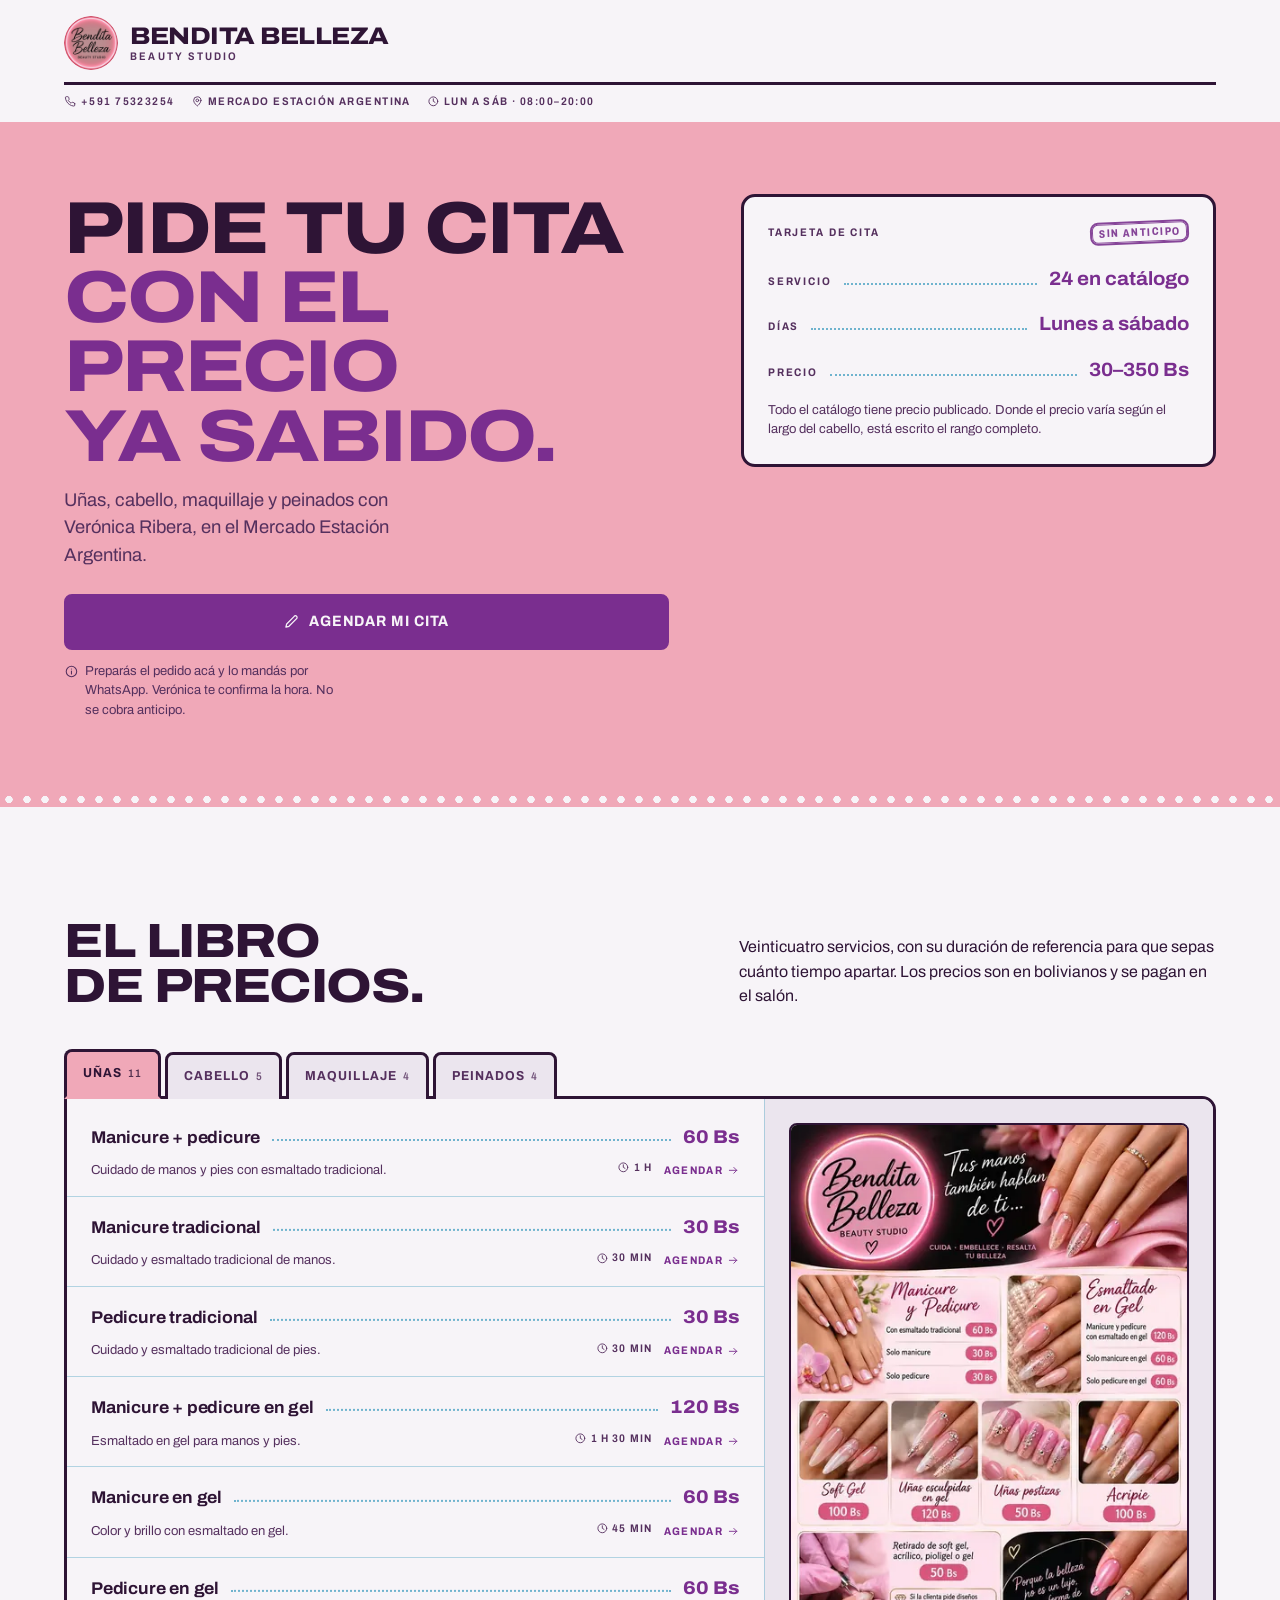
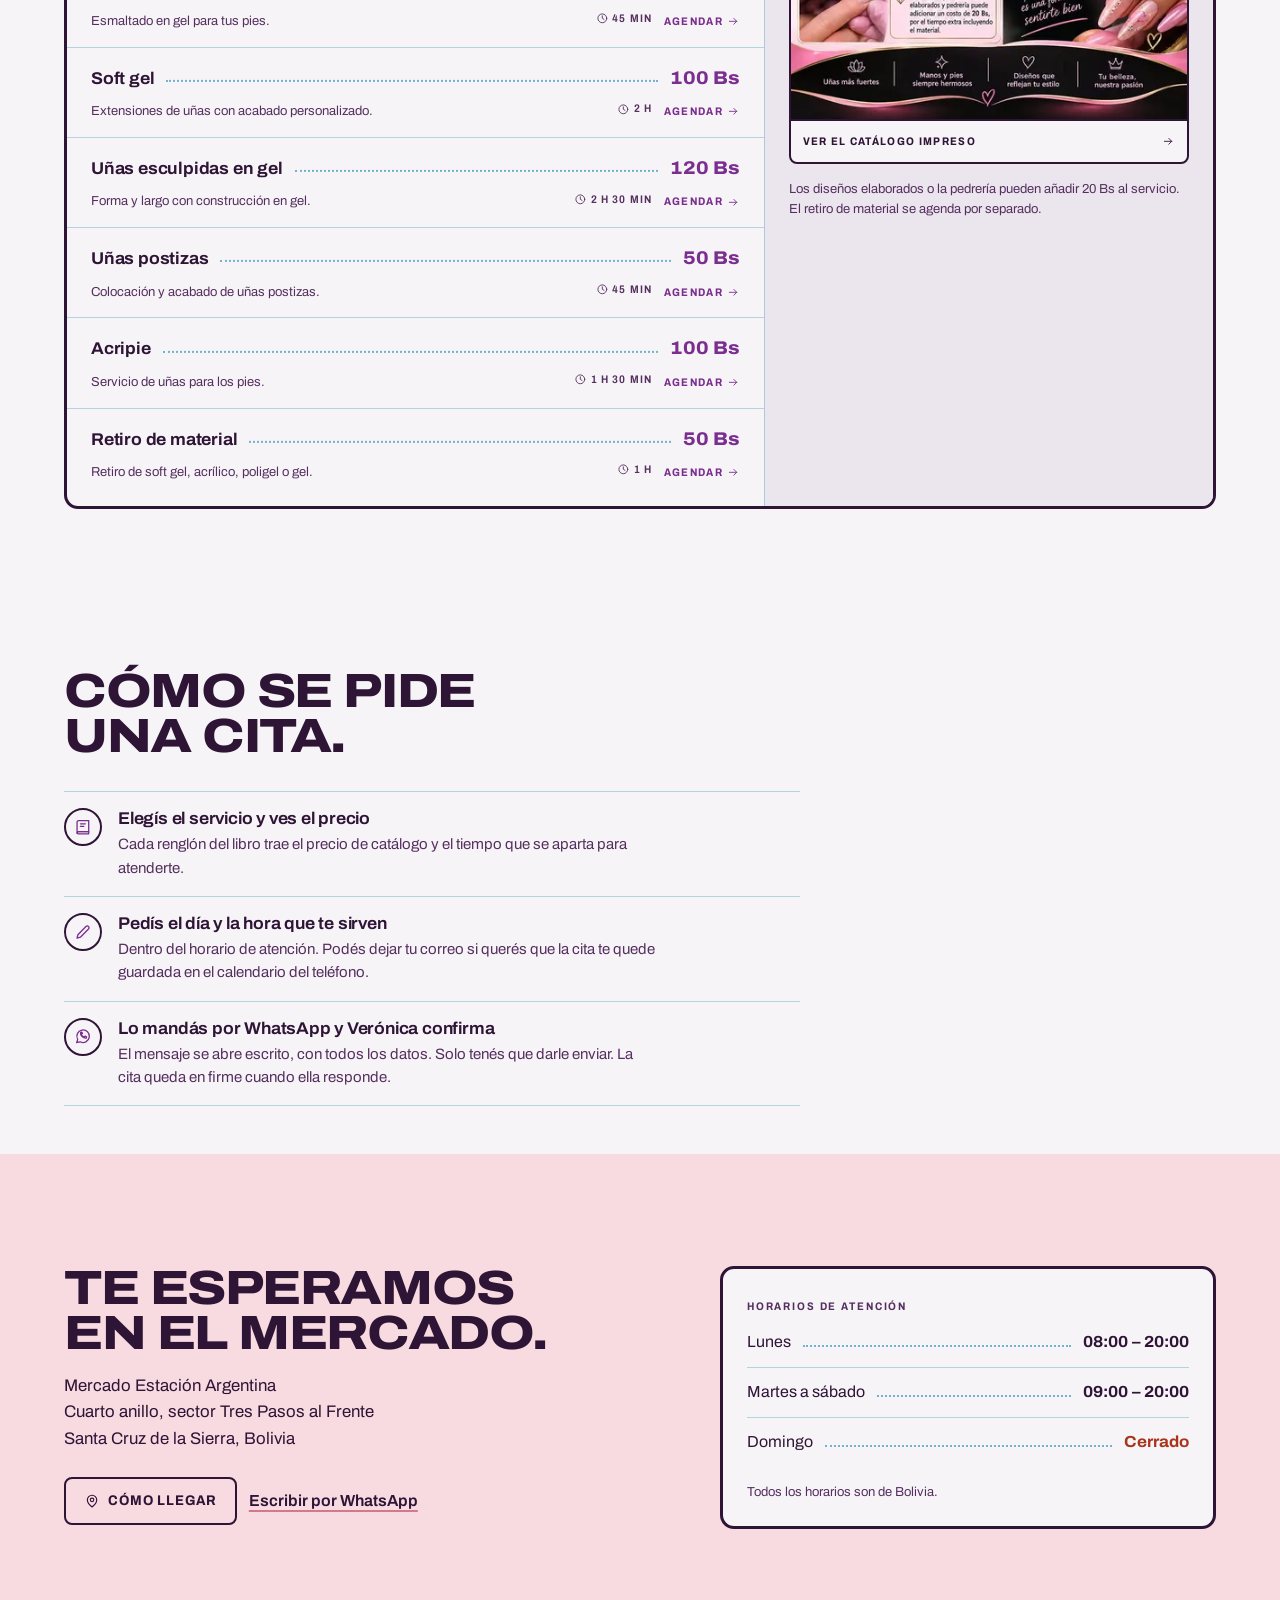
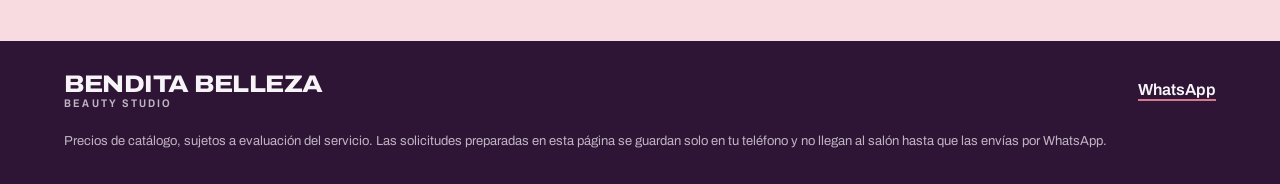
<file: bendita-belleza/index.html>
<!doctype html>
<html lang="es-BO">
<head>
<meta charset="utf-8">
<meta name="viewport" content="width=device-width, initial-scale=1, viewport-fit=cover, interactive-widget=resizes-content">
<meta name="color-scheme" content="light">
<meta name="theme-color" content="#fbf7f5">
<title>Bendita Belleza · Beauty Studio · Santa Cruz de la Sierra</title>
<meta name="description" content="Catálogo de precios y solicitud de cita del Bendita Belleza Beauty Studio. Uñas, cabello, maquillaje y peinados en el Mercado Estación Argentina, Santa Cruz de la Sierra.">
<link rel="icon" href="assets/img/sello-128.webp" type="image/webp">
<link rel="apple-touch-icon" href="assets/img/sello-512.webp">
<meta property="og:title" content="Bendita Belleza · Beauty Studio">
<meta property="og:description" content="Precios publicados y solicitud de cita por WhatsApp. Santa Cruz de la Sierra.">
<meta property="og:image" content="assets/img/sello-512.webp">
<meta property="og:type" content="website">
<meta property="og:locale" content="es_BO">
<link rel="preload" href="assets/fuentes/archivo-latin.woff2" as="font" type="font/woff2" crossorigin>
<link rel="stylesheet" href="assets/css/libreta.css">
<link rel="stylesheet" href="assets/css/cliente.css">
</head>
<body>

<header class="membrete">
  <div class="marco">
    <div class="membrete__fila">
      <img class="membrete__sello" src="assets/img/sello-512.webp" width="54" height="54"
           alt="" fetchpriority="high">
      <span class="membrete__nombre">Bendita Belleza<small>Beauty Studio</small></span>
    </div>
    <hr class="regla" style="margin-top:.75rem">
    <div class="membrete__pie">
      <a class="membrete__dato" href="tel:+59175323254">
        <svg class="icono" aria-hidden="true" viewBox="0 0 24 24"><use href="#i-telefono"></use></svg>
        +591 75323254
      </a>
      <span class="membrete__dato">
        <svg class="icono" aria-hidden="true" viewBox="0 0 24 24"><use href="#i-lugar"></use></svg>
        Mercado Estación Argentina
      </span>
      <span class="membrete__dato">
        <svg class="icono" aria-hidden="true" viewBox="0 0 24 24"><use href="#i-reloj"></use></svg>
        Lun a sáb · 08:00–20:00
      </span>
    </div>
  </div>
</header>

<main id="principal">

  <!-- La tarjeta de cita ------------------------------------------------- -->
  <section class="tarjeta" aria-labelledby="titulo-tarjeta">
    <div class="marco tarjeta__marco">
      <div>
        <h1 id="titulo-tarjeta">Pide tu cita<em>con el precio<br>ya sabido.</em></h1>
        <p class="tarjeta__entrada">Uñas, cabello, maquillaje y peinados con Verónica Ribera,
          en el Mercado Estación Argentina.</p>
        <div class="tarjeta__accion">
          <button class="boton boton--sello boton--ancho" type="button" data-abrir-solicitud>
            <svg class="icono" aria-hidden="true" viewBox="0 0 24 24"><use href="#i-lapiz"></use></svg>
            Agendar mi cita
          </button>
          <p class="tarjeta__jura apunte">
            <svg class="icono" aria-hidden="true" viewBox="0 0 24 24"><use href="#i-info"></use></svg>
            <span>Preparás el pedido acá y lo mandás por WhatsApp. Verónica te confirma la hora.
              No se cobra anticipo.</span>
          </p>
        </div>
      </div>

      <div class="blancos">
        <div class="blancos__titulo">
          <span class="rotulo">Tarjeta de cita</span>
          <span class="sello sello--espera">Sin anticipo</span>
        </div>
        <p class="renglon">
          <span class="rotulo">Servicio</span>
          <span class="renglon__guia" aria-hidden="true"></span>
          <span class="renglon__valor cifra" id="blanco-servicio">—</span>
        </p>
        <p class="renglon">
          <span class="rotulo">Días</span>
          <span class="renglon__guia" aria-hidden="true"></span>
          <span class="renglon__valor" id="blanco-fecha">—</span>
        </p>
        <p class="renglon">
          <span class="rotulo">Precio</span>
          <span class="renglon__guia" aria-hidden="true"></span>
          <span class="renglon__valor cifra" id="blanco-precio">—</span>
        </p>
        <p class="apunte">Todo el catálogo tiene precio publicado. Donde el precio varía según
          el largo del cabello, está escrito el rango completo.</p>
      </div>
    </div>
  </section>

  <hr class="perforado" aria-hidden="true">

  <!-- El libro de precios ------------------------------------------------- -->
  <section class="tramo libro-precios" id="servicios" aria-labelledby="titulo-precios">
    <div class="marco">
      <div class="encabeza-tramo">
        <h2 id="titulo-precios">El libro<br>de precios.</h2>
        <p class="prosa">Veinticuatro servicios, con su duración de referencia para que sepas
          cuánto tiempo apartar. Los precios son en bolivianos y se pagan en el salón.</p>
      </div>

      <div class="indices" id="indices" role="tablist" aria-label="Categorías de servicios"></div>

      <div class="hoja-precios">
        <div class="lista-precios" id="lista-precios" role="tabpanel" tabindex="0"></div>

        <aside class="columna-flyer">
          <button class="flyer-boton" id="flyer-boton" type="button">
            <img id="flyer-imagen" src="assets/img/precios-unas-min.webp"
                 alt="Catálogo impreso de uñas del salón"
                 width="440" height="660" loading="lazy" decoding="async">
            <span class="flyer-boton__pie">
              Ver el catálogo impreso
              <svg class="icono" aria-hidden="true" viewBox="0 0 24 24"><use href="#i-flecha"></use></svg>
            </span>
          </button>
          <p class="apunte" id="nota-categoria"></p>
        </aside>
      </div>
    </div>
  </section>

  <!-- Mis solicitudes ----------------------------------------------------- -->
  <section class="tramo tramo--corto" id="bloque-mis-citas" aria-labelledby="titulo-mis-citas" hidden>
    <div class="marco">
      <div class="encabeza-tramo">
        <h2 id="titulo-mis-citas">Tu copia.</h2>
        <p class="prosa">Estas son las solicitudes que preparaste en este teléfono. Sirven para
          reenviar el mensaje o volver a guardar la cita en tu calendario. El salón solo se
          entera de las que enviaste por WhatsApp.</p>
      </div>
      <div class="mis-citas" id="mis-citas"></div>
    </div>
  </section>

  <!-- Cómo funciona ------------------------------------------------------- -->
  <section class="tramo tramo--corto" aria-labelledby="titulo-pasos">
    <div class="marco">
      <div class="encabeza-tramo">
        <h2 id="titulo-pasos">Cómo se pide<br>una cita.</h2>
      </div>
      <div class="pasos">
        <div class="paso">
          <span class="paso__marca" aria-hidden="true">
            <svg class="icono" viewBox="0 0 24 24"><use href="#i-libro"></use></svg>
          </span>
          <div class="paso__texto">
            <h3>Elegís el servicio y ves el precio</h3>
            <p>Cada renglón del libro trae el precio de catálogo y el tiempo que se aparta
              para atenderte.</p>
          </div>
        </div>
        <div class="paso">
          <span class="paso__marca" aria-hidden="true">
            <svg class="icono" viewBox="0 0 24 24"><use href="#i-lapiz"></use></svg>
          </span>
          <div class="paso__texto">
            <h3>Pedís el día y la hora que te sirven</h3>
            <p>Dentro del horario de atención. Podés dejar tu correo si querés que la cita
              te quede guardada en el calendario del teléfono.</p>
          </div>
        </div>
        <div class="paso">
          <span class="paso__marca" aria-hidden="true">
            <svg class="icono" viewBox="0 0 24 24"><use href="#i-whatsapp"></use></svg>
          </span>
          <div class="paso__texto">
            <h3>Lo mandás por WhatsApp y Verónica confirma</h3>
            <p>El mensaje se abre escrito, con todos los datos. Solo tenés que darle enviar.
              La cita queda en firme cuando ella responde.</p>
          </div>
        </div>
      </div>
    </div>
  </section>

  <!-- Visítanos ----------------------------------------------------------- -->
  <section class="tramo visita" id="visitanos" aria-labelledby="titulo-visita">
    <div class="marco visita__marco">
      <div>
        <h2 id="titulo-visita">Te esperamos<br>en el mercado.</h2>
        <p class="direccion">Mercado Estación Argentina<br>
          Cuarto anillo, sector Tres Pasos al Frente<br>
          Santa Cruz de la Sierra, Bolivia</p>
        <div class="acciones">
          <a class="boton boton--linea" href="https://maps.app.goo.gl/kN8Gx93rWEbwNGDp6"
             target="_blank" rel="noopener noreferrer">
            <svg class="icono" aria-hidden="true" viewBox="0 0 24 24"><use href="#i-lugar"></use></svg>
            Cómo llegar
          </a>
          <a class="enlace" data-whatsapp="Hola, quisiera información sobre los servicios de Bendita Belleza.">Escribir por WhatsApp</a>
        </div>
      </div>

      <div class="horarios">
        <span class="rotulo">Horarios de atención</span>
        <p class="renglon">
          <span>Lunes</span>
          <span class="renglon__guia" aria-hidden="true"></span>
          <span class="renglon__valor cifra">08:00 – 20:00</span>
        </p>
        <p class="renglon">
          <span>Martes a sábado</span>
          <span class="renglon__guia" aria-hidden="true"></span>
          <span class="renglon__valor cifra">09:00 – 20:00</span>
        </p>
        <p class="renglon horarios__cerrado">
          <span>Domingo</span>
          <span class="renglon__guia" aria-hidden="true"></span>
          <span class="renglon__valor">Cerrado</span>
        </p>
        <p class="apunte" style="margin-top:1rem">Todos los horarios son de Bolivia.</p>
      </div>
    </div>
  </section>

</main>

<footer class="pie">
  <div class="marco pie__fila">
    <span class="membrete__nombre">Bendita Belleza<small>Beauty Studio</small></span>
    <a class="enlace" data-whatsapp="Hola, quisiera información sobre Bendita Belleza.">WhatsApp</a>
  </div>
  <div class="marco" style="margin-top:1.5rem">
    <p class="apunte">Precios de catálogo, sujetos a evaluación del servicio. Las solicitudes
      preparadas en esta página se guardan solo en tu teléfono y no llegan al salón hasta que
      las envías por WhatsApp.</p>
  </div>
</footer>

<!-- Diálogo: solicitud --------------------------------------------------- -->
<dialog id="dialogo-solicitud" aria-labelledby="titulo-solicitud">
  <div class="hoja">

    <div id="paso-formulario">
      <div class="hoja__cabeza">
        <button class="hoja__cierra" type="button" data-cerrar aria-label="Cerrar">
          <svg class="icono" aria-hidden="true" viewBox="0 0 24 24"><use href="#i-cerrar"></use></svg>
        </button>
        <h2 id="titulo-solicitud">Tu cita.</h2>
        <p class="apunte" style="margin-top:.5rem;color:var(--tinta-media)">
          Completá los blancos. Al final te damos el mensaje listo para enviar.</p>
      </div>

      <div class="hoja__cuerpo">
        <div class="aviso" id="aviso-guardado" hidden>
          <svg class="icono" aria-hidden="true" viewBox="0 0 24 24"><use href="#i-alerta"></use></svg>
          <span>Este navegador no deja guardar tu copia. Vas a poder enviar la solicitud igual,
            pero no quedará guardada acá al cerrar.</span>
        </div>

        <form id="form-solicitud" novalidate>
          <div class="campos">
            <label class="campo campo--ancho">
              <span class="rotulo">Servicio</span>
              <select id="f-servicio" required></select>
            </label>

            <label class="campo campo--ancho" id="campo-variante">
              <span class="rotulo">Largo del cabello</span>
              <select id="f-variante"></select>
            </label>

            <div class="campo campo--ancho" id="campo-diseno">
              <label class="casilla">
                <input type="checkbox" id="f-diseno">
                <span>Diseño elaborado o pedrería <span class="apunte">(+20 Bs y 30 min más)</span></span>
              </label>
            </div>

            <label class="campo">
              <span class="rotulo">Fecha</span>
              <input type="date" id="f-fecha" required>
            </label>

            <label class="campo">
              <span class="rotulo">Hora que pedís</span>
              <select id="f-hora" required></select>
            </label>

            <p class="apunte campo--ancho" id="nota-horas"></p>

            <label class="campo">
              <span class="rotulo">Tu nombre</span>
              <input id="f-nombre" autocomplete="name" maxlength="100" required
                     placeholder="Nombre y apellido" enterkeyhint="next">
            </label>

            <label class="campo">
              <span class="rotulo">Tu WhatsApp</span>
              <input type="tel" id="f-telefono" autocomplete="tel" inputmode="tel" maxlength="24"
                     required placeholder="75323254" enterkeyhint="next">
            </label>

            <label class="campo campo--ancho">
              <span class="rotulo">Tu correo
                <span class="campo__opcional">opcional</span></span>
              <input type="email" id="f-correo" autocomplete="email" inputmode="email"
                     maxlength="254" autocapitalize="none" autocorrect="off"
                     placeholder="para la invitación de calendario" enterkeyhint="next">
            </label>

            <p class="apunte campo--ancho" style="margin-top:-.25rem">
              Si dejás tu correo, Verónica puede mandarte la invitación de Google Calendar al
              confirmar: te llega el aviso y la cita queda guardada en tu teléfono. Igual podés
              guardarla vos en el paso siguiente, sin dar el correo.</p>

            <label class="campo campo--ancho">
              <span class="rotulo">Observaciones
                <span class="campo__opcional">opcional</span></span>
              <textarea id="f-notas" rows="2" maxlength="1000"
                        placeholder="Algún detalle de tu servicio…"></textarea>
            </label>
          </div>

          <div class="blancos" style="margin-top:1.5rem;background:var(--copia-suave)">
            <p class="renglon">
              <span class="rotulo">Precio de catálogo</span>
              <span class="renglon__guia" aria-hidden="true"></span>
              <span class="renglon__valor cifra" id="resumen-precio">—</span>
            </p>
            <p class="renglon">
              <span class="rotulo">Tiempo que se aparta</span>
              <span class="renglon__guia" aria-hidden="true"></span>
              <span class="renglon__valor cifra" id="resumen-duracion">—</span>
            </p>
            <p class="apunte" id="resumen-detalle"></p>
          </div>

          <label class="casilla" style="margin-top:1rem">
            <input type="checkbox" id="f-acepto" required>
            <span id="texto-acepto">Entiendo que la cita queda por confirmar y que tengo que
              enviarla por WhatsApp para que el salón la reciba.</span>
          </label>

          <p class="error-campo" id="error-solicitud" role="alert"></p>

          <button class="boton boton--sello boton--ancho" type="submit" id="f-enviar">
            Preparar mi solicitud
          </button>
        </form>
      </div>
    </div>

    <div id="paso-copia" hidden>
      <div class="hoja__cabeza">
        <button class="hoja__cierra" type="button" data-cerrar aria-label="Cerrar">
          <svg class="icono" aria-hidden="true" viewBox="0 0 24 24"><use href="#i-cerrar"></use></svg>
        </button>
        <h2>Lista para<br>enviar.</h2>
      </div>

      <div class="hoja__cuerpo">
        <div class="copia-cita">
          <span class="sello sello--espera copia-cita__sello" id="copia-sello" data-estampado="no">
            Por confirmar
          </span>
          <span class="rotulo">Copia de tu cita</span>
          <p class="renglon">
            <span class="rotulo">Servicio</span>
            <span class="renglon__guia" aria-hidden="true"></span>
            <span class="renglon__valor" id="copia-servicio"></span>
          </p>
          <p class="renglon">
            <span class="rotulo">Fecha</span>
            <span class="renglon__guia" aria-hidden="true"></span>
            <span class="renglon__valor" id="copia-fecha"></span>
          </p>
          <p class="renglon">
            <span class="rotulo">Hora</span>
            <span class="renglon__guia" aria-hidden="true"></span>
            <span class="renglon__valor cifra" id="copia-hora"></span>
          </p>
          <p class="renglon">
            <span class="rotulo">Precio</span>
            <span class="renglon__guia" aria-hidden="true"></span>
            <span class="renglon__valor cifra" id="copia-precio"></span>
          </p>
          <p class="renglon">
            <span class="rotulo">Clienta</span>
            <span class="renglon__guia" aria-hidden="true"></span>
            <span class="renglon__valor" id="copia-nombre"></span>
          </p>
          <p class="apunte copia-cita__referencia" style="margin-top:.75rem">Referencia
            <span class="cifra" id="copia-referencia"></span></p>
        </div>

        <div class="aviso" id="copia-estado-nube" style="margin-top:1.25rem" hidden></div>

        <a class="boton boton--sello boton--ancho" id="copia-whatsapp" style="margin-top:1.5rem">
          <svg class="icono" aria-hidden="true" viewBox="0 0 24 24"><use href="#i-whatsapp"></use></svg>
          Enviar por WhatsApp
        </a>
        <p class="apunte" style="margin-top:.5rem">Se abre WhatsApp con el texto escrito.
          Revisalo y dale enviar. Necesitás internet.</p>

        <div class="calendario" style="margin-top:1.5rem">
          <span class="rotulo">Guardar en tu calendario</span>
          <p class="apunte">La guardás como horario pedido, con aviso un día antes y dos horas
            antes. Si después Verónica cambia la hora, corregila en tu calendario.</p>
          <div class="calendario__botones">
            <a class="boton boton--linea" id="copia-google" target="_blank" rel="noopener noreferrer">
              <svg class="icono" aria-hidden="true" viewBox="0 0 24 24"><use href="#i-calendario"></use></svg>
              Google Calendar
            </a>
            <button class="boton boton--linea" type="button" id="copia-ics">
              <svg class="icono" aria-hidden="true" viewBox="0 0 24 24"><use href="#i-manzana"></use></svg>
              iPhone y otros
            </button>
          </div>
          <p class="apunte">En iPhone, el botón de la derecha baja un archivo que se abre solo
            en el Calendario: tocá «Agregar». En Android también sirve.</p>
        </div>

        <button class="boton boton--quieto boton--ancho" type="button" data-cerrar
                style="margin-top:1rem">Listo</button>
      </div>
    </div>

  </div>
</dialog>

<!-- Diálogo: catálogo impreso -------------------------------------------- -->
<dialog id="dialogo-flyer" class="hoja-flyer" aria-label="Catálogo impreso de precios">
  <button class="hoja__cierra" type="button" data-cerrar aria-label="Cerrar catálogo">
    <svg class="icono" aria-hidden="true" viewBox="0 0 24 24"><use href="#i-cerrar"></use></svg>
  </button>
  <img id="flyer-grande" src="assets/img/precios-unas.webp"
       alt="Catálogo impreso de precios" loading="lazy" decoding="async">
</dialog>

<div id="recado" class="recado" role="status" hidden></div>

<noscript>
  <div class="sin-js aviso aviso--alta">
    <span>Para ver el catálogo y pedir una cita necesitás activar JavaScript.
      También podés escribir directamente al <a class="enlace" href="tel:+59175323254">+591 75323254</a>.</span>
  </div>
</noscript>

<script src="assets/js/config.js"></script>
<script src="assets/js/estudio.js"></script>
<script src="assets/js/tiempo.js"></script>
<script src="assets/js/ui.js"></script>
<script src="assets/js/calendario.js"></script>
<script src="assets/js/reglas.js"></script>
<script src="assets/js/nube.js"></script>
<script src="assets/js/cliente.js"></script>
</body>
</html>
</file>
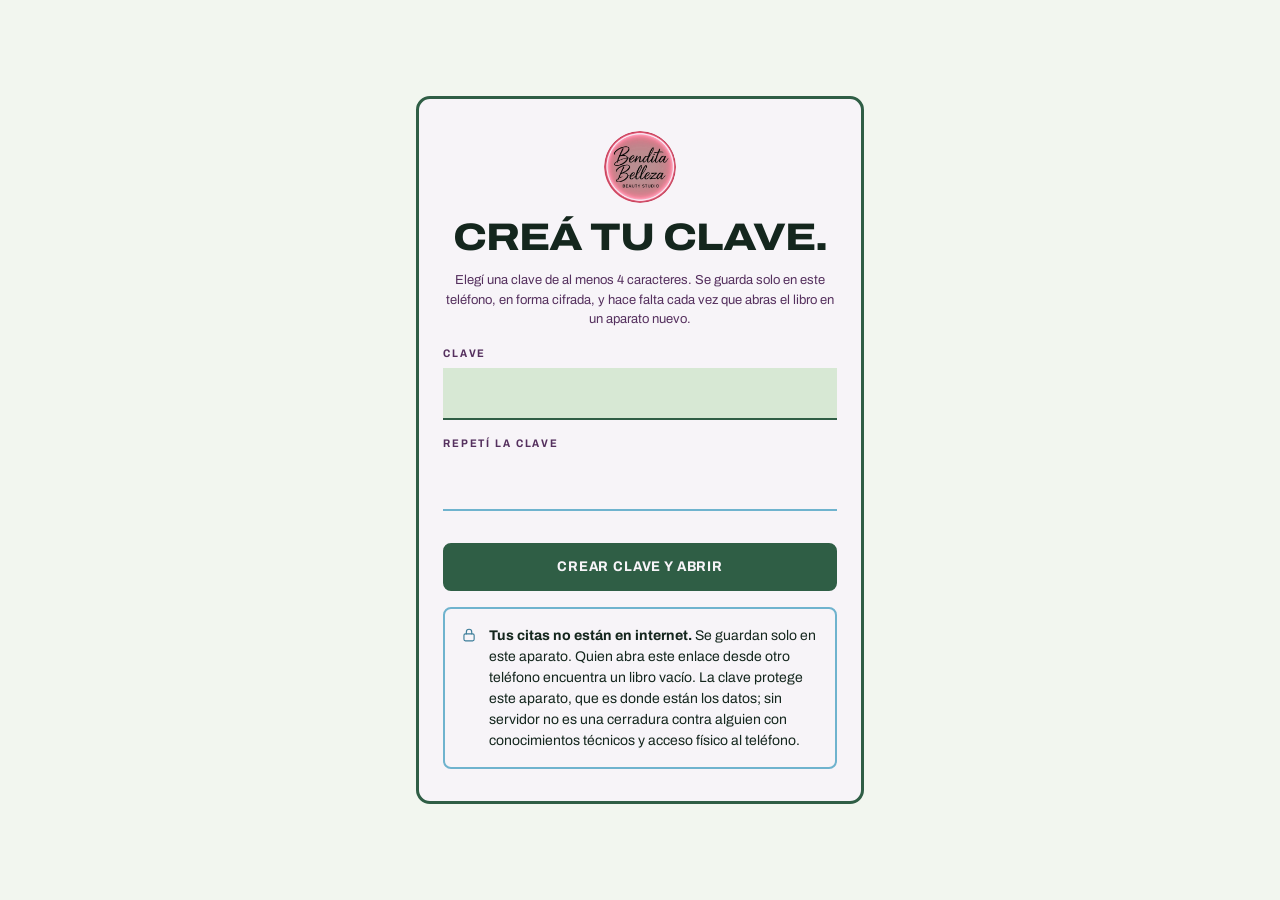
<file: bendita-belleza/agenda.html>
<!doctype html>
<html lang="es-BO">
<head>
<meta charset="utf-8">
<meta name="viewport" content="width=device-width, initial-scale=1, viewport-fit=cover, interactive-widget=resizes-content">
<meta name="color-scheme" content="light">
<meta name="theme-color" content="#2f5e45">
<meta name="robots" content="noindex, nofollow, noarchive">
<title>Libro de citas · Bendita Belleza</title>
<meta name="description" content="Agenda privada del Bendita Belleza Beauty Studio.">
<link rel="icon" href="assets/img/sello-128.webp" type="image/webp">
<link rel="apple-touch-icon" href="assets/img/sello-512.webp">
<link rel="preload" href="assets/fuentes/archivo-latin.woff2" as="font" type="font/woff2" crossorigin>
<link rel="stylesheet" href="assets/css/libreta.css">
<link rel="stylesheet" href="assets/css/agenda.css">
</head>
<body class="libro">

<!-- Portón de acceso ------------------------------------------------------ -->
<div id="porton" class="porton" hidden>
  <form class="porton__hoja" id="form-porton" novalidate>
    <img class="porton__sello" src="assets/img/sello-512.webp" width="72" height="72" alt="">
    <h1 id="porton-titulo">Tu libro de citas.</h1>
    <p class="apunte" id="porton-texto" style="text-align:center"></p>

    <label class="campo">
      <span class="rotulo">Clave</span>
      <input type="password" id="p-clave" autocomplete="current-password" inputmode="text"
             autocapitalize="none" autocorrect="off" maxlength="64" required enterkeyhint="go">
    </label>

    <label class="campo" id="campo-repetir" hidden>
      <span class="rotulo">Repetí la clave</span>
      <input type="password" id="p-repetir" autocomplete="new-password" inputmode="text"
             autocapitalize="none" autocorrect="off" maxlength="64" enterkeyhint="go">
    </label>

    <p class="error-campo" id="error-porton" role="alert"></p>

    <button class="boton boton--sello boton--ancho" type="submit" id="porton-enviar">
      Abrir el libro
    </button>

    <button class="boton boton--quieto porton__olvido" type="button" id="porton-olvido" hidden>
      Olvidé mi clave
    </button>

    <div class="aviso">
      <svg class="icono" aria-hidden="true" viewBox="0 0 24 24"><use href="#i-llave"></use></svg>
      <span><strong>Tus citas no están en internet.</strong> Se guardan solo en este aparato.
        Quien abra este enlace desde otro teléfono encuentra un libro vacío. La clave protege
        este aparato, que es donde están los datos; sin servidor no es una cerradura contra
        alguien con conocimientos técnicos y acceso físico al teléfono.</span>
    </div>
  </form>
</div>

<!-- El libro -------------------------------------------------------------- -->
<div id="libro" hidden>

  <header class="membrete membrete--libro">
    <div class="marco">
      <div class="membrete__fila">
        <img class="membrete__sello" src="assets/img/sello-512.webp" width="54" height="54" alt="">
        <span class="membrete__nombre">Libro de citas<small>Verónica Ribera</small></span>
      </div>
      <hr class="regla" style="margin-top:.75rem">
      <div class="membrete__pie">
        <a class="membrete__dato" href="index.html">
          <svg class="icono" aria-hidden="true" viewBox="0 0 24 24"><use href="#i-hoja"></use></svg>
          Ver la página de las clientas
        </a>
        <button class="membrete__dato" type="button" id="cerrar-libro">
          <svg class="icono" aria-hidden="true" viewBox="0 0 24 24"><use href="#i-llave"></use></svg>
          Cerrar el libro
        </button>
      </div>
    </div>
  </header>

  <main class="marco" style="padding-bottom:4rem">

    <h1 class="oculto-visual">Libro de citas de Bendita Belleza</h1>

    <div class="barra-dia">
      <div class="paso-dia">
        <button class="boton-icono" type="button" id="dia-anterior" aria-label="Día anterior">
          <svg class="icono" aria-hidden="true" viewBox="0 0 24 24"><use href="#i-izq"></use></svg>
        </button>
        <label class="oculto-visual" for="fecha-agenda">Fecha del libro</label>
        <input type="date" id="fecha-agenda">
        <button class="boton-icono" type="button" id="dia-siguiente" aria-label="Día siguiente">
          <svg class="icono" aria-hidden="true" viewBox="0 0 24 24"><use href="#i-der"></use></svg>
        </button>
      </div>
      <button class="boton boton--linea" type="button" id="dia-hoy">Hoy</button>
      <label class="casilla"><input type="checkbox" id="todas-fechas"> Ver todas las fechas</label>
      <span style="flex:1 1 auto"></span>
      <button class="boton boton--sello" type="button" id="nueva-cita">
        <svg class="icono" aria-hidden="true" viewBox="0 0 24 24"><use href="#i-mas"></use></svg>
        Nueva cita
      </button>
      <button class="boton boton--linea" type="button" id="nuevo-bloqueo">
        <svg class="icono" aria-hidden="true" viewBox="0 0 24 24"><use href="#i-veda"></use></svg>
        Bloquear
      </button>
    </div>

    <div class="aviso aviso--alta" id="aviso-almacen" hidden></div>

    <div class="nube" id="panel-nube" hidden>
      <span class="nube__estado">
        <svg class="icono" aria-hidden="true" viewBox="0 0 24 24"><use href="#i-reloj"></use></svg>
        <span id="nube-texto">Sin conectar.</span>
      </span>
      <button class="boton boton--linea" type="button" id="nube-actualizar">
        <svg class="icono" aria-hidden="true" viewBox="0 0 24 24"><use href="#i-descarga"></use></svg>
        Actualizar
      </button>
      <button class="boton boton--quieto" type="button" id="nube-clave">Clave de Google</button>
    </div>

    <div class="aviso" id="aviso-subir" hidden></div>

    <div class="cuentas" id="cuentas"></div>

    <div class="filtros">
      <label class="campo">
        <span class="oculto-visual">Buscar clienta, teléfono o correo</span>
        <input type="search" id="buscar" placeholder="Buscar clienta, teléfono o correo…"
               maxlength="120" enterkeyhint="search">
      </label>
      <label class="campo" style="flex:0 1 14rem">
        <span class="oculto-visual">Filtrar por estado</span>
        <select id="filtro-estado">
          <option value="all">Todos los estados</option>
          <option value="pending">Por confirmar</option>
          <option value="confirmed">Confirmadas</option>
          <option value="completed">Atendidas</option>
          <option value="cancelled">Canceladas</option>
          <option value="block">Bloqueos</option>
        </select>
      </label>
      <button class="boton boton--linea" type="button" id="exportar-respaldo" style="flex:0 0 auto">
        <svg class="icono" aria-hidden="true" viewBox="0 0 24 24"><use href="#i-descarga"></use></svg>
        Respaldo
      </button>
      <button class="boton boton--linea" type="button" id="exportar-excel" style="flex:0 0 auto">
        <svg class="icono" aria-hidden="true" viewBox="0 0 24 24"><use href="#i-hoja"></use></svg>
        Excel
      </button>
    </div>

    <p class="apunte" id="pie-agenda" style="margin-top:1rem"></p>
    <div id="renglones" class="renglones" aria-live="polite"></div>

    <details class="ajustes">
      <summary>
        Duraciones y respaldos
        <svg class="icono" aria-hidden="true" viewBox="0 0 24 24"><use href="#i-abajo"></use></svg>
      </summary>
      <div class="ajustes__cuerpo">
        <div>
          <h2 class="ajustes__titulo">Restaurar un respaldo</h2>
          <p class="apunte" style="margin-top:.35rem">Reemplaza todo lo que hay en este
            navegador por el contenido de un archivo de respaldo. Sirve para pasar la agenda a
            otro teléfono o para recuperarla después de olvidar la clave. Los botones
            <strong>Respaldo</strong> y <strong>Excel</strong> de arriba son los que descargan:
            bajá el respaldo seguido, es lo único que te devuelve las citas si perdés el
            aparato o la clave.</p>
          <div class="acciones" style="margin-top:1rem">
            <button class="boton boton--linea" type="button" id="importar-respaldo">
              Restaurar un respaldo
            </button>
            <input type="file" id="archivo-respaldo" accept=".json,application/json" hidden>
          </div>
        </div>

        <div>
          <h2 class="ajustes__titulo">Duración por servicio</h2>
          <p class="apunte" style="margin-top:.35rem">Los minutos que se apartan en la agenda.
            Se aplican a las citas nuevas; las ya registradas mantienen su duración. El diseño
            elaborado suma 30 minutos.</p>
          <form id="form-duraciones" style="margin-top:1rem">
            <div id="campos-duracion" class="rejilla-duraciones"></div>
            <button class="boton boton--sello" type="submit" style="margin-top:1.25rem">
              Guardar duraciones
            </button>
          </form>
        </div>
      </div>
    </details>
  </main>

  <footer class="pie">
    <div class="marco">
      <p class="apunte">Agenda local de Bendita Belleza. Los datos se guardan en este navegador
        y no se envían a ningún servidor.</p>
    </div>
  </footer>
</div>

<!-- Diálogo: nueva cita --------------------------------------------------- -->
<dialog id="dialogo-nueva" aria-labelledby="titulo-nueva">
  <div class="hoja">
    <div class="hoja__cabeza">
      <button class="hoja__cierra" type="button" data-cerrar aria-label="Cerrar">
        <svg class="icono" aria-hidden="true" viewBox="0 0 24 24"><use href="#i-cerrar"></use></svg>
      </button>
      <h2 id="titulo-nueva">Nueva cita.</h2>
      <p class="apunte" style="margin-top:.5rem">Para las citas que acordás por WhatsApp,
        por teléfono o en el salón.</p>
    </div>
    <div class="hoja__cuerpo">
      <form id="form-nueva" novalidate>
        <div class="campos">
          <label class="campo campo--ancho">
            <span class="rotulo">Servicio</span>
            <select id="n-servicio" required></select>
          </label>
          <label class="campo campo--ancho" id="n-campo-variante">
            <span class="rotulo">Largo del cabello</span>
            <select id="n-variante"></select>
          </label>
          <div class="campo campo--ancho" id="n-campo-diseno">
            <label class="casilla">
              <input type="checkbox" id="n-diseno">
              <span>Diseño elaborado o pedrería <span class="apunte">(+20 Bs y 30 min)</span></span>
            </label>
          </div>
          <label class="campo">
            <span class="rotulo">Fecha</span>
            <input type="date" id="n-fecha" required>
          </label>
          <label class="campo">
            <span class="rotulo">Hora</span>
            <select id="n-hora" required></select>
          </label>
          <p class="apunte campo--ancho" id="n-nota-horas"></p>
          <label class="campo">
            <span class="rotulo">Clienta</span>
            <input id="n-nombre" autocomplete="name" maxlength="100" required
                   placeholder="Nombre y apellido" enterkeyhint="next">
          </label>
          <label class="campo">
            <span class="rotulo">WhatsApp</span>
            <input type="tel" id="n-telefono" inputmode="tel" maxlength="24" required
                   placeholder="75323254" enterkeyhint="next">
          </label>
          <label class="campo campo--ancho">
            <span class="rotulo">Correo <span class="campo__opcional">opcional</span></span>
            <input type="email" id="n-correo" inputmode="email" maxlength="254"
                   autocapitalize="none" autocorrect="off"
                   placeholder="para invitarla al evento de Google Calendar" enterkeyhint="next">
          </label>
          <label class="campo campo--ancho">
            <span class="rotulo">Observaciones <span class="campo__opcional">opcional</span></span>
            <textarea id="n-notas" rows="2" maxlength="1000"></textarea>
          </label>
        </div>

        <p class="apunte cifra" id="n-resumen" style="margin-top:1rem"></p>
        <p class="error-campo" id="error-nueva" role="alert"></p>
        <button class="boton boton--sello boton--ancho" type="submit" id="n-enviar">
          Guardar cita por confirmar
        </button>
      </form>
    </div>
  </div>
</dialog>

<!-- Diálogo: bloqueo ------------------------------------------------------ -->
<dialog id="dialogo-bloqueo" aria-labelledby="titulo-bloqueo">
  <div class="hoja">
    <div class="hoja__cabeza">
      <button class="hoja__cierra" type="button" data-cerrar aria-label="Cerrar">
        <svg class="icono" aria-hidden="true" viewBox="0 0 24 24"><use href="#i-cerrar"></use></svg>
      </button>
      <h2 id="titulo-bloqueo">Bloquear horario.</h2>
      <p class="apunte" style="margin-top:.5rem">Ese rato queda ocupado y no se puede agendar
        encima.</p>
    </div>
    <div class="hoja__cuerpo">
      <form id="form-bloqueo" novalidate>
        <div class="campos">
          <label class="campo campo--ancho">
            <span class="rotulo">Fecha</span>
            <input type="date" id="b-fecha" required>
          </label>
          <label class="campo">
            <span class="rotulo">Desde</span>
            <input type="time" id="b-desde" required step="300">
          </label>
          <label class="campo">
            <span class="rotulo">Hasta</span>
            <input type="time" id="b-hasta" required step="300">
          </label>
          <label class="campo campo--ancho">
            <span class="rotulo">Motivo</span>
            <input id="b-motivo" required maxlength="100"
                   placeholder="Almuerzo, trámite, descanso…" enterkeyhint="done">
          </label>
        </div>
        <p class="error-campo" id="error-bloqueo" role="alert"></p>
        <button class="boton boton--sello boton--ancho" type="submit">Guardar bloqueo</button>
      </form>
    </div>
  </div>
</dialog>

<!-- Diálogo: mover -------------------------------------------------------- -->
<dialog id="dialogo-mover" aria-labelledby="titulo-mover">
  <div class="hoja">
    <div class="hoja__cabeza">
      <button class="hoja__cierra" type="button" data-cerrar aria-label="Cerrar">
        <svg class="icono" aria-hidden="true" viewBox="0 0 24 24"><use href="#i-cerrar"></use></svg>
      </button>
      <h2 id="titulo-mover">Mover la cita.</h2>
      <p class="apunte" id="mover-detalle" style="margin-top:.5rem"></p>
    </div>
    <div class="hoja__cuerpo">
      <form id="form-mover" novalidate>
        <div class="campos">
          <label class="campo">
            <span class="rotulo">Nueva fecha</span>
            <input type="date" id="mover-fecha" required>
          </label>
          <label class="campo">
            <span class="rotulo">Nueva hora</span>
            <select id="mover-hora" required></select>
          </label>
        </div>
        <p class="apunte" style="margin-top:1rem">La cita vuelve a «por confirmar».
          Avisale a la clienta por WhatsApp.</p>
        <p class="error-campo" id="error-mover" role="alert"></p>
        <button class="boton boton--sello boton--ancho" type="submit">Guardar el nuevo horario</button>
      </form>
    </div>
  </div>
</dialog>

<!-- Diálogo: calendario --------------------------------------------------- -->
<dialog id="dialogo-calendario" aria-labelledby="titulo-cal">
  <div class="hoja">
    <div class="hoja__cabeza">
      <button class="hoja__cierra" type="button" data-cerrar aria-label="Cerrar">
        <svg class="icono" aria-hidden="true" viewBox="0 0 24 24"><use href="#i-cerrar"></use></svg>
      </button>
      <h2 id="titulo-cal">Pasar al calendario.</h2>
      <p class="apunte" id="cal-detalle" style="margin-top:.5rem"></p>
    </div>
    <div class="hoja__cuerpo">
      <div class="aviso">
        <svg class="icono" aria-hidden="true" viewBox="0 0 24 24"><use href="#i-sobre"></use></svg>
        <span>Con el correo de la clienta, Google le manda la invitación por correo cuando
          guardás el evento. El correo lo envía Google desde tu cuenta, no esta página.</span>
      </div>

      <label class="campo" style="margin-top:1.25rem">
        <span class="rotulo">Correo de la clienta <span class="campo__opcional">opcional</span></span>
        <input type="email" id="cal-correo" inputmode="email" maxlength="254"
               autocapitalize="none" autocorrect="off" placeholder="nombre@correo.com">
      </label>
      <p class="apunte" id="cal-estado-correo" style="margin-top:.5rem"></p>
      <p class="error-campo" id="error-cal" role="alert"></p>

      <button class="boton boton--quieto" type="button" id="cal-guardar">
        Guardar este correo en la cita
      </button>

      <div class="calendario" style="margin-top:1.25rem">
        <div class="calendario__botones">
          <a class="boton boton--sello" id="cal-google" target="_blank" rel="noopener noreferrer">
            <svg class="icono" aria-hidden="true" viewBox="0 0 24 24"><use href="#i-calendario"></use></svg>
            Crear en Google Calendar
          </a>
          <button class="boton boton--linea" type="button" id="cal-ics">
            <svg class="icono" aria-hidden="true" viewBox="0 0 24 24"><use href="#i-descarga"></use></svg>
            Descargar .ics
          </button>
        </div>
        <p class="apunte">El .ics sirve para tu propio calendario del teléfono (iPhone, Android
          u Outlook) y no envía nada a nadie.</p>
      </div>

      <button class="boton boton--quieto boton--ancho" type="button" data-cerrar
              style="margin-top:1rem">Listo</button>
    </div>
  </div>
</dialog>

<!-- Diálogo: clave de Google ---------------------------------------------- -->
<dialog id="dialogo-nube" aria-labelledby="titulo-nube">
  <div class="hoja">
    <div class="hoja__cabeza">
      <button class="hoja__cierra" type="button" data-cerrar aria-label="Cerrar">
        <svg class="icono" aria-hidden="true" viewBox="0 0 24 24"><use href="#i-cerrar"></use></svg>
      </button>
      <h2 id="titulo-nube">Clave de Google.</h2>
      <p class="apunte" style="margin-top:.5rem">Es la que escribiste en el archivo
        <code>Codigo.gs</code>, en la línea <code>CLAVE_ADMIN</code>.</p>
    </div>
    <div class="hoja__cuerpo">
      <div class="aviso">
        <svg class="icono" aria-hidden="true" viewBox="0 0 24 24"><use href="#i-llave"></use></svg>
        <span>Esta clave es la que deja que tu Libro lea y modifique la agenda de Google. Se
          guarda solo en este aparato y no viaja dentro del sitio. No es la misma con la que
          abrís el Libro.</span>
      </div>
      <form id="form-nube" novalidate style="margin-top:1.25rem">
        <label class="campo">
          <span class="rotulo">Clave de administración</span>
          <input type="password" id="nube-clave-campo" autocomplete="off" inputmode="text"
                 autocapitalize="none" autocorrect="off" maxlength="200" required
                 enterkeyhint="go">
        </label>
        <p class="error-campo" id="error-nube" role="alert"></p>
        <button class="boton boton--sello boton--ancho" type="submit" id="nube-probar">
          Probar y guardar
        </button>
      </form>
      <button class="boton boton--quieto boton--ancho" type="button" id="nube-olvidar"
              style="margin-top:.75rem">Trabajar sin conexión con Google</button>
    </div>
  </div>
</dialog>

<div id="recado" class="recado" role="status" hidden></div>

<noscript>
  <div class="sin-js aviso aviso--alta">
    <span>El libro de citas necesita JavaScript activado.</span>
  </div>
</noscript>

<script src="assets/js/config.js"></script>
<script src="assets/js/estudio.js"></script>
<script src="assets/js/tiempo.js"></script>
<script src="assets/js/ui.js"></script>
<script src="assets/js/calendario.js"></script>
<script src="assets/js/reglas.js"></script>
<script src="assets/js/xlsx.js"></script>
<script src="assets/js/nube.js"></script>
<script src="assets/js/libro.js"></script>
</body>
</html>
</file>
<file: bendita-belleza/assets/css/libreta.css>
/* ==========================================================================
   Bendita Belleza — sistema «libreta de citas»
   La papelería de un salón que trabaja: papel autocopiativo, línea de pauta,
   tinta de tampón y sello de goma. El componente base es el renglón, nunca
   la tarjeta.
   ========================================================================== */

/* --- Archivo, variable, autoalojada -------------------------------------- */
/* Archivo (Omnibus-Type), SIL Open Font License 1.1. La letra de los
   formularios impresos: eje de ancho de 62% a 125% y de peso de 100 a 900. */

@font-face {
  font-family: "Archivo";
  font-style: normal;
  font-weight: 100 900;
  font-stretch: 62% 125%;
  font-display: swap;
  src: url("../fuentes/archivo-latin.woff2") format("woff2");
  unicode-range: U+0000-00FF, U+0131, U+0152-0153, U+02BB-02BC, U+02C6, U+02DA, U+02DC, U+0304, U+0308, U+0329, U+2000-206F, U+20AC, U+2122, U+2191, U+2193, U+2212, U+2215, U+FEFF, U+FFFD;
}

@font-face {
  font-family: "Archivo";
  font-style: normal;
  font-weight: 100 900;
  font-stretch: 62% 125%;
  font-display: swap;
  src: url("../fuentes/archivo-latin-ext.woff2") format("woff2");
  unicode-range: U+0100-02BA, U+02BD-02C5, U+02C7-02CC, U+02CE-02D7, U+02DD-02FF, U+0304, U+0308, U+0329, U+1D00-1DBF, U+1E00-1E9F, U+1EF2-1EFF, U+2020, U+20A0-20AB, U+20AD-20C0, U+2113, U+2C60-2C7F, U+A720-A7FF;
}

/* --- Papel y tinta ------------------------------------------------------- */

:root {
  /* Papel: original blanco frío y copia rosa de talonario */
  --papel:        #f7f4f8;
  --papel-honda:  #ebe5ee;
  --copia:        #f0a8b8;
  --copia-suave:  #f8dae1;
  --copia-honda:  #d4788e;

  /* Tinta: violeta de tampón */
  --tinta:        #2e1435;
  --tinta-media:  #55305e;
  --sello:        #7a2e8f;
  --sello-lavado: rgba(122, 46, 143, 0.13);

  /* Pauta: el cian de la línea reglada */
  --pauta:        #6fb3ce;
  --pauta-tenue:  rgba(111, 179, 206, 0.5);
  --pauta-honda:  #3d7d99;

  /* Libro contable: la superficie de la propietaria */
  --libro:        #f2f6ef;
  --libro-barra:  #d7e8d4;
  --libro-regla:  #2f5e45;
  --libro-tinta:  #14261d;

  /* Marcas de estado, tomadas del tampón */
  --marca-ok:     #1f6b4a;
  --marca-alta:   #a8341c;
  --marca-espera: #7a2e8f;

  /* Tipografía */
  --letra: "Archivo", ui-sans-serif, system-ui, -apple-system, "Segoe UI", sans-serif;

  /* Ritmo. Un solo compás en todo el sitio. */
  --e1: 0.25rem;
  --e2: 0.5rem;
  --e3: 0.75rem;
  --e4: 1rem;
  --e5: 1.5rem;
  --e6: 2rem;
  --e7: 3rem;
  --e8: 4.5rem;
  --e9: 7rem;

  --margen: clamp(1.15rem, 5vw, 3.5rem);
  --ancho:  72rem;
  --radio:  14px;
  --radio-chico: 8px;

  /* Curvas y tiempos. Un solo juego; nada se inventa fuera de aquí. */
  --sale:    cubic-bezier(0.23, 1, 0.32, 1);
  --entra-sale: cubic-bezier(0.77, 0, 0.175, 1);
  --t-toque: 120ms;
  --t-corto: 150ms;
  --t-medio: 220ms;
  --t-sello: 260ms;

  color-scheme: light;
}

/* --- Base ---------------------------------------------------------------- */

*,
*::before,
*::after { box-sizing: border-box; }

html {
  -webkit-tap-highlight-color: transparent;
  -webkit-text-size-adjust: 100%;
  scroll-behavior: smooth;
  scroll-padding-top: var(--e6);
}

body {
  margin: 0;
  background: var(--papel);
  color: var(--tinta);
  font-family: var(--letra);
  font-size: 1rem;
  line-height: 1.55;
  font-stretch: 100%;
  font-weight: 400;
  font-synthesis: none;
  -webkit-font-smoothing: antialiased;
}

/* Superficies del navegador que no dibujamos, pero que igual son del diseño. */
::selection { background: var(--sello); color: var(--papel); }
:root { accent-color: var(--sello); caret-color: var(--sello); }

@supports (scrollbar-color: auto) {
  html { scrollbar-color: var(--copia-honda) var(--papel-honda); scrollbar-width: thin; }
}

:where(a) { color: inherit; text-decoration: none; }
:where(img) { display: block; max-width: 100%; height: auto; }
:where(p, h1, h2, h3, h4, figure) { margin: 0; }
:where(ul, ol) { margin: 0; padding: 0; list-style: none; }

:where(button, input, select, textarea) {
  font: inherit;
  color: inherit;
}

button, a, [role="button"], summary, label.casilla, .pestana {
  touch-action: manipulation;
  user-select: none;
  -webkit-user-select: none;
  -webkit-touch-callout: none;
}

button { background: none; border: 0; cursor: pointer; padding: 0; }
button:disabled { cursor: not-allowed; }

/* Los campos nunca bajan de 16px: por debajo, iOS hace zoom al enfocar
   y no vuelve. */
input, select, textarea { font-size: max(1rem, 16px); }

:focus-visible {
  outline: 3px solid var(--sello);
  outline-offset: 3px;
  border-radius: 2px;
}
:focus:not(:focus-visible) { outline: none; }

[hidden] { display: none !important; }

.oculto-visual {
  position: absolute;
  width: 1px; height: 1px;
  margin: -1px; padding: 0;
  overflow: hidden;
  clip-path: inset(50%);
  white-space: nowrap;
  text-transform: none;
}

/* --- Tipografía ---------------------------------------------------------- */

.titular,
h1, h2 {
  font-stretch: 118%;
  font-weight: 800;
  line-height: 0.94;
  letter-spacing: -0.03em;
  text-wrap: balance;
  text-transform: uppercase;
}

h1 { font-size: clamp(2.6rem, 9.4vw, 4.6rem); }
h2 { font-size: clamp(1.85rem, 5.6vw, 3rem); }

h3 {
  font-size: 1.0625rem;
  font-stretch: 104%;
  font-weight: 650;
  line-height: 1.25;
  letter-spacing: -0.012em;
  margin: 0;
}

.prosa { max-width: 68ch; }
.prosa + .prosa { margin-top: var(--e3); }

.apunte {
  font-size: 0.8125rem;
  line-height: 1.5;
  color: var(--tinta-media);
}

/* Rótulo de formulario: las versalitas impresas de un talonario. */
.rotulo {
  font-size: 0.6875rem;
  font-stretch: 88%;
  font-weight: 700;
  letter-spacing: 0.17em;
  text-transform: uppercase;
  color: var(--tinta-media);
  line-height: 1.3;
}

.cifra {
  font-variant-numeric: tabular-nums;
  font-feature-settings: "tnum" 1;
}

/* --- Renglón con líder de puntos ----------------------------------------- */

.renglon {
  display: flex;
  align-items: baseline;
  gap: var(--e3);
  width: 100%;
}

.renglon__guia {
  flex: 1 1 auto;
  min-width: var(--e4);
  align-self: baseline;
  border-bottom: 2px dotted var(--pauta);
}

/* En un renglón con líder, la etiqueta es una sola palabra impresa: no parte. */
.renglon > .rotulo { white-space: nowrap; }

.renglon__valor {
  flex: 0 0 auto;
  font-variant-numeric: tabular-nums;
  font-stretch: 106%;
  font-weight: 700;
}

/* --- Perforado y reglas -------------------------------------------------- */

.perforado {
  height: 15px;
  border: 0;
  margin: 0;
  background-color: var(--copia);
  -webkit-mask-image: radial-gradient(circle at 9px 7.5px, transparent 3.6px, #000 3.7px);
  mask-image: radial-gradient(circle at 9px 7.5px, transparent 3.6px, #000 3.7px);
  -webkit-mask-size: 18px 15px;
  mask-size: 18px 15px;
  -webkit-mask-repeat: repeat-x;
  mask-repeat: repeat-x;
}

.regla {
  border: 0;
  height: 3px;
  margin: 0;
  background: var(--tinta);
}

.regla--fina { height: 1px; background: var(--pauta-tenue); }

/* --- Sello de goma ------------------------------------------------------- */

.sello {
  display: inline-flex;
  align-items: center;
  gap: 0.4em;
  padding: 0.3em 0.65em;
  border: 2px solid currentColor;
  border-radius: var(--radio-chico);
  box-shadow: inset 0 0 0 1px currentColor;
  color: var(--sello);
  font-size: 0.6875rem;
  font-stretch: 80%;
  font-weight: 750;
  letter-spacing: 0.13em;
  text-transform: uppercase;
  line-height: 1.1;
  white-space: nowrap;
  transform: rotate(-2.5deg);
  transform-origin: center;
  mix-blend-mode: multiply;
  opacity: 0.88;
}

.sello--ok      { color: var(--marca-ok); }
.sello--espera  { color: var(--marca-espera); }
.sello--alta    { color: var(--marca-alta); }
.sello--apagado { color: var(--tinta-media); opacity: 0.6; }
.sello--recto   { transform: none; }

/* --- Botones ------------------------------------------------------------- */

.boton {
  display: inline-flex;
  align-items: center;
  justify-content: center;
  gap: 0.55em;
  min-height: 48px;
  padding: 0.7rem 1.15rem;
  border-radius: var(--radio-chico);
  font-size: 0.875rem;
  font-stretch: 92%;
  font-weight: 720;
  letter-spacing: 0.06em;
  text-transform: uppercase;
  text-align: center;
  transition:
    background-color var(--t-toque) ease,
    color var(--t-toque) ease,
    border-color var(--t-toque) ease,
    transform var(--t-toque) var(--sale);
}

.boton:active { transform: translateY(1px) scale(0.99); }

.boton--sello {
  background: var(--sello);
  color: var(--papel);
  border: 2px solid var(--sello);
}

.boton--linea {
  background: transparent;
  color: var(--tinta);
  border: 2px solid var(--tinta);
}

.boton--quieto {
  background: transparent;
  color: var(--tinta-media);
  border: 2px solid transparent;
  text-decoration: underline;
  text-decoration-color: var(--pauta);
  text-decoration-thickness: 2px;
  text-underline-offset: 4px;
}

.boton--ancho { width: 100%; }

.boton:disabled { opacity: 0.45; }
.boton:disabled:active { transform: none; }

@media (hover: hover) and (pointer: fine) {
  .boton--sello:hover:not(:disabled) { background: #632273; border-color: #632273; }
  .boton--linea:hover:not(:disabled) { background: var(--tinta); color: var(--papel); }
  .boton--quieto:hover:not(:disabled) { color: var(--tinta); text-decoration-color: var(--sello); }
}

.enlace {
  color: var(--tinta);
  font-stretch: 100%;
  font-weight: 620;
  text-decoration: underline;
  text-decoration-color: var(--copia-honda);
  text-decoration-thickness: 2px;
  text-underline-offset: 4px;
  transition: text-decoration-color var(--t-toque) ease;
}

@media (hover: hover) and (pointer: fine) {
  .enlace:hover { text-decoration-color: var(--sello); }
}

/* --- Iconos -------------------------------------------------------------- */

.icono {
  width: 1.15em;
  height: 1.15em;
  flex: 0 0 auto;
  fill: none;
  stroke: currentColor;
  stroke-width: 1.7;
  stroke-linecap: round;
  stroke-linejoin: round;
}

.icono--lleno { fill: currentColor; stroke: none; }

/* --- Estructura ---------------------------------------------------------- */

.marco {
  width: min(var(--ancho), 100% - var(--margen) * 2);
  margin-inline: auto;
}

.tramo { padding-block: clamp(var(--e7), 9vw, var(--e9)); }
.tramo--corto { padding-block: clamp(var(--e6), 6vw, var(--e7)); }

.encabeza-tramo {
  display: grid;
  gap: var(--e4);
  margin-bottom: var(--e6);
}

@media (min-width: 52rem) {
  .encabeza-tramo {
    grid-template-columns: minmax(0, 1.35fr) minmax(0, 1fr);
    align-items: end;
    gap: var(--e6);
  }
}

/* --- Membrete ------------------------------------------------------------ */

.membrete {
  padding-top: calc(var(--e4) + env(safe-area-inset-top, 0px));
  padding-bottom: var(--e3);
  background: var(--papel);
}

.membrete__fila {
  display: flex;
  align-items: center;
  gap: var(--e3);
}

.membrete__sello {
  width: 54px;
  height: 54px;
  flex: 0 0 auto;
  border-radius: 50%;
}

.membrete__nombre {
  display: block;
  font-size: clamp(1.05rem, 4.6vw, 1.5rem);
  font-stretch: 116%;
  font-weight: 800;
  letter-spacing: -0.02em;
  line-height: 0.92;
  text-transform: uppercase;
}

.membrete__nombre small {
  display: block;
  margin-top: 0.3em;
  font-size: 0.6875rem;
  font-stretch: 86%;
  font-weight: 650;
  letter-spacing: 0.2em;
  color: var(--tinta-media);
}

.membrete__pie {
  display: flex;
  flex-wrap: wrap;
  align-items: center;
  gap: var(--e2) var(--e4);
  padding-top: var(--e2);
}

.membrete__dato {
  display: inline-flex;
  align-items: center;
  gap: 0.4em;
  font-size: 0.6875rem;
  font-stretch: 88%;
  font-weight: 650;
  letter-spacing: 0.13em;
  text-transform: uppercase;
  color: var(--tinta-media);
}

@media (hover: hover) and (pointer: fine) {
  a.membrete__dato:hover { color: var(--sello); }
}

/* --- Campos de formulario ------------------------------------------------ */

.campos {
  display: grid;
  gap: var(--e4);
}

@media (min-width: 34rem) {
  .campos { grid-template-columns: 1fr 1fr; }
  .campos > .campo--ancho { grid-column: 1 / -1; }
}

.campo {
  display: grid;
  gap: var(--e2);
  min-width: 0;
}

.campo > .rotulo { display: flex; justify-content: space-between; gap: var(--e2); }

.campo__opcional {
  font-stretch: 88%;
  font-weight: 500;
  letter-spacing: 0.08em;
  color: var(--tinta-media);
  text-transform: none;
}

.campo input,
.campo select,
.campo textarea {
  width: 100%;
  min-height: 48px;
  padding: 0.6rem 0.75rem;
  background: var(--papel);
  color: var(--tinta);
  border: 0;
  border-bottom: 2px solid var(--pauta);
  border-radius: 0;
  transition: border-color var(--t-toque) ease, background-color var(--t-toque) ease;
}

.campo textarea { min-height: 5rem; resize: vertical; line-height: 1.5; }

.campo input::placeholder,
.campo textarea::placeholder { color: var(--tinta-media); opacity: 0.75; }

.campo input:focus-visible,
.campo select:focus-visible,
.campo textarea:focus-visible {
  outline: none;
  border-bottom-color: var(--sello);
  background: var(--copia-suave);
}

.campo select {
  appearance: none;
  background-image: url("data:image/svg+xml,%3Csvg xmlns='http://www.w3.org/2000/svg' viewBox='0 0 24 24' fill='none' stroke='%232e1435' stroke-width='2' stroke-linecap='round' stroke-linejoin='round'%3E%3Cpath d='m6 9 6 6 6-6'/%3E%3C/svg%3E");
  background-repeat: no-repeat;
  background-position: right 0.6rem center;
  background-size: 1.05rem;
  padding-right: 2.4rem;
}

.casilla {
  display: flex;
  align-items: flex-start;
  gap: var(--e3);
  min-height: 44px;
  padding: var(--e2) 0;
  font-size: 0.875rem;
  line-height: 1.45;
  cursor: pointer;
}

.casilla input[type="checkbox"] {
  flex: 0 0 auto;
  width: 22px;
  height: 22px;
  min-height: 0;
  margin: 1px 0 0;
  padding: 0;
  border: 2px solid var(--tinta);
  border-radius: 3px;
  appearance: none;
  background: var(--papel);
  cursor: pointer;
  transition: background-color var(--t-toque) ease, border-color var(--t-toque) ease;
}

.casilla input[type="checkbox"]:checked {
  background: var(--sello) url("data:image/svg+xml,%3Csvg xmlns='http://www.w3.org/2000/svg' viewBox='0 0 24 24' fill='none' stroke='%23fbf7f5' stroke-width='3.2' stroke-linecap='round' stroke-linejoin='round'%3E%3Cpath d='m5 13 4.2 4.2L19 7'/%3E%3C/svg%3E") center / 15px no-repeat;
  border-color: var(--sello);
}

.error-campo {
  min-height: 1.2em;
  font-size: 0.8125rem;
  font-stretch: 96%;
  font-weight: 650;
  color: var(--marca-alta);
}

.error-campo:empty { min-height: 0; }

/* --- Diálogos ------------------------------------------------------------ */

dialog {
  width: min(38rem, calc(100vw - var(--e4) * 2));
  max-height: min(88dvh, 52rem);
  margin: auto;
  padding: 0;
  border: 0;
  border-radius: var(--radio);
  background: var(--papel);
  color: var(--tinta);
  overflow: hidden;
}

dialog::backdrop {
  background: rgba(46, 20, 53, 0.55);
  opacity: 0;
  transition: opacity var(--t-medio) var(--sale);
}

dialog[open]::backdrop { opacity: 1; }

dialog[open] {
  animation: hoja-entra var(--t-medio) var(--sale);
}

dialog.cerrando { animation: hoja-sale 160ms var(--sale) forwards; }
dialog.cerrando::backdrop { opacity: 0; }

@keyframes hoja-entra {
  from { opacity: 0; transform: scale(0.97) translateY(10px); }
  to   { opacity: 1; transform: none; }
}

@keyframes hoja-sale {
  to { opacity: 0; transform: scale(0.985) translateY(6px); }
}

.hoja {
  display: flex;
  flex-direction: column;
  max-height: inherit;
}

.hoja__cabeza {
  position: relative;
  padding: var(--e5) var(--e5) var(--e4);
  background: var(--copia);
}

.hoja__cabeza h2 { font-size: clamp(1.6rem, 6vw, 2.2rem); }

/* Un paso del diálogo (el formulario, la copia) envuelve su propia cabeza y su
   propio cuerpo. Ese envoltorio tiene que dejar pasar la altura: si crece con
   su contenido, .hoja__cuerpo nunca llega a ser un contenedor desplazable y el
   final del formulario queda fuera del diálogo, sin forma de alcanzarlo con el
   dedo. El :not([hidden]) no es adorno: sin él este display:flex le gana a la
   regla del navegador y el paso oculto se vería. */
.hoja > :not(.hoja__cabeza):not(.hoja__cuerpo):not([hidden]) {
  display: flex;
  flex-direction: column;
  min-height: 0;
}

.hoja__cuerpo {
  flex: 1 1 auto;
  min-height: 0;
  padding: var(--e5);
  overflow-y: auto;
  overscroll-behavior: contain;
  -webkit-overflow-scrolling: touch;
}

.hoja__cierra {
  position: absolute;
  top: var(--e3);
  right: var(--e3);
  display: grid;
  place-items: center;
  width: 42px;
  height: 42px;
  border-radius: 50%;
  color: var(--tinta);
  transition: background-color var(--t-toque) ease;
}

@media (hover: hover) and (pointer: fine) {
  .hoja__cierra:hover { background: rgba(46, 20, 53, 0.12); }
}

/* --- Aviso --------------------------------------------------------------- */

.aviso {
  display: flex;
  gap: var(--e3);
  padding: var(--e4);
  border: 2px solid var(--pauta);
  border-radius: var(--radio-chico);
  background: var(--papel);
  font-size: 0.875rem;
  line-height: 1.5;
}

.aviso strong { font-stretch: 100%;
  font-weight: 720; }
.aviso .icono { margin-top: 0.15em; color: var(--pauta-honda); }
.aviso--alta { border-color: var(--marca-alta); }
.aviso--alta .icono { color: var(--marca-alta); }
.aviso--ok { border-color: var(--marca-ok); }
.aviso--ok .icono { color: var(--marca-ok); }

/* --- Recado (toast) ------------------------------------------------------ */

.recado {
  position: fixed;
  left: 50%;
  bottom: calc(var(--e4) + env(safe-area-inset-bottom, 0px));
  z-index: 60;
  width: min(30rem, calc(100vw - var(--e4) * 2));
  padding: var(--e3) var(--e4);
  border-radius: var(--radio-chico);
  background: var(--tinta);
  color: var(--papel);
  font-size: 0.875rem;
  line-height: 1.45;
  text-align: center;
  transform: translate(-50%, 0);
  transition:
    opacity var(--t-medio) var(--sale),
    transform var(--t-medio) var(--sale),
    visibility var(--t-medio);
}

.recado[hidden] {
  display: block !important;
  visibility: hidden;
  opacity: 0;
  transform: translate(-50%, calc(100% + var(--e4)));
}

/* --- Pie ----------------------------------------------------------------- */

.pie {
  padding-block: var(--e6);
  padding-bottom: calc(var(--e6) + env(safe-area-inset-bottom, 0px));
  background: var(--tinta);
  color: var(--papel);
}

.pie a { color: var(--papel); }
.pie .apunte,
.pie .membrete__nombre small { color: var(--papel); opacity: 0.72; }

.pie__fila {
  display: flex;
  flex-wrap: wrap;
  align-items: center;
  justify-content: space-between;
  gap: var(--e4);
}

/* --- Movimiento reducido ------------------------------------------------- */

@media (prefers-reduced-motion: reduce) {
  html { scroll-behavior: auto; }

  dialog[open] { animation: hoja-aparece 140ms ease; }
  dialog.cerrando { animation: none; opacity: 0; }

  @keyframes hoja-aparece { from { opacity: 0; } to { opacity: 1; } }

  .recado[hidden] { transform: translate(-50%, 0); }

  .boton:active { transform: none; }

  *, *::before, *::after {
    animation-duration: 0.01ms !important;
    animation-iteration-count: 1 !important;
    transition-duration: 120ms !important;
  }
}

/* --- Objetivo táctil en pantallas de dedo --------------------------------- */
/* Los enlaces que están solos (no dentro de una frase) son controles, y con el
   dedo necesitan alto suficiente aunque su texto sea de una línea. */

@media (pointer: coarse) {
  a.membrete__dato,
  .acciones .enlace,
  .pie__fila .enlace {
    display: inline-flex;
    align-items: center;
    min-height: 44px;
  }
}
</file>
<file: bendita-belleza/assets/css/cliente.css>
/* ==========================================================================
   Vista de la clienta — la copia rosa del talonario
   ========================================================================== */

/* --- La tarjeta de cita (primera pantalla) ------------------------------- */

.tarjeta {
  background: var(--copia);
  padding-block: clamp(var(--e6), 8vw, var(--e8));
}

.tarjeta__marco {
  display: grid;
  gap: var(--e6);
}

@media (min-width: 58rem) {
  .tarjeta__marco {
    grid-template-columns: minmax(0, 1.12fr) minmax(0, 0.88fr);
    gap: var(--e8);
    align-items: start;
  }
}

.tarjeta h1 { color: var(--tinta); }

.tarjeta h1 em {
  display: block;
  font-style: normal;
  color: var(--sello);
}

.tarjeta__entrada {
  margin-top: var(--e4);
  max-width: 34ch;
  font-size: clamp(1rem, 2.6vw, 1.15rem);
  line-height: 1.5;
  color: var(--tinta-media);
}

.tarjeta__accion { margin-top: var(--e5); }

.tarjeta__accion .boton--sello {
  font-size: 0.9375rem;
  min-height: 56px;
}

.tarjeta__jura {
  margin-top: var(--e3);
  display: flex;
  align-items: flex-start;
  gap: 0.5em;
  max-width: 40ch;
  color: var(--tinta-media);
}

.tarjeta__jura .icono { margin-top: 0.15em; }

/* Los blancos del formulario, ya rellenos. */
.blancos {
  display: grid;
  gap: var(--e4);
  padding: var(--e5);
  border: 3px solid var(--tinta);
  border-radius: var(--radio);
  background: var(--papel);
}

.blancos__titulo {
  display: flex;
  align-items: center;
  justify-content: space-between;
  gap: var(--e3);
  margin-bottom: var(--e1);
}

.blancos .renglon__valor {
  font-size: clamp(1rem, 3.4vw, 1.2rem);
  color: var(--sello);
  text-align: right;
}

.blancos .rotulo { flex: 0 0 auto; }

/* --- El libro de precios ------------------------------------------------- */

.libro-precios { background: var(--papel); }

/* Pestañas de índice: la activa se une a la hoja de abajo. */
.indices {
  display: flex;
  gap: var(--e1);
  margin-bottom: -3px;
  overflow-x: auto;
  overscroll-behavior-x: contain;
  scrollbar-width: none;
  padding-top: var(--e2);
}

.indices::-webkit-scrollbar { display: none; }

.pestana {
  flex: 0 0 auto;
  display: inline-flex;
  align-items: baseline;
  gap: 0.45em;
  padding: 0.65rem 1rem 0.8rem;
  border: 3px solid var(--tinta);
  border-bottom-width: 3px;
  border-radius: var(--radio-chico) var(--radio-chico) 0 0;
  background: var(--papel-honda);
  color: var(--tinta-media);
  font-size: 0.8125rem;
  font-stretch: 92%;
  font-weight: 700;
  letter-spacing: 0.08em;
  text-transform: uppercase;
  transform: translateY(3px);
  transition:
    background-color var(--t-corto) ease,
    color var(--t-corto) ease,
    transform var(--t-corto) var(--sale);
}

.pestana small {
  font-size: 0.6875rem;
  font-stretch: 88%;
  font-weight: 600;
  font-variant-numeric: tabular-nums;
  opacity: 0.8;
}

.pestana[aria-selected="true"] {
  background: var(--copia);
  color: var(--tinta);
  border-bottom-color: var(--copia);
  transform: translateY(0);
}

@media (hover: hover) and (pointer: fine) {
  .pestana:not([aria-selected="true"]):hover { color: var(--tinta); background: var(--copia-suave); }
}

.hoja-precios {
  border: 3px solid var(--tinta);
  border-radius: 0 var(--radio) var(--radio) var(--radio);
  background: var(--papel);
  overflow: hidden;
}

@media (min-width: 58rem) {
  .hoja-precios {
    display: grid;
    grid-template-columns: minmax(0, 1.55fr) minmax(0, 1fr);
  }
}

.lista-precios { padding: var(--e2) 0; }

/* El renglón de servicio: toda la fila es el objetivo táctil. */
.servicio {
  display: block;
  width: 100%;
  padding: var(--e4) var(--e5);
  text-align: left;
  border-bottom: 1px solid var(--pauta-tenue);
  transition: background-color var(--t-toque) ease;
}

.servicio:last-child { border-bottom: 0; }

.servicio__linea { display: flex; align-items: baseline; gap: var(--e3); }

.servicio__nombre {
  flex: 0 1 auto;
  font-size: 1.0625rem;
  font-stretch: 104%;
  font-weight: 680;
  letter-spacing: -0.012em;
  line-height: 1.2;
}

.servicio__guia {
  flex: 1 1 var(--e5);
  min-width: var(--e4);
  align-self: center;
  border-bottom: 2px dotted var(--pauta);
  transform: translateY(0.18em);
  transition: border-color var(--t-toque) ease;
}

.servicio__precio {
  flex: 0 0 auto;
  display: inline-flex;
  align-items: baseline;
  gap: 0.3em;
  font-size: 1.15rem;
  font-stretch: 110%;
  font-weight: 780;
  font-variant-numeric: tabular-nums;
  color: var(--sello);
  white-space: nowrap;
}

.servicio__precio small {
  font-size: 0.625rem;
  font-stretch: 86%;
  font-weight: 650;
  letter-spacing: 0.12em;
  text-transform: uppercase;
  color: var(--tinta-media);
}

.servicio__pie {
  display: grid;
  grid-template-columns: minmax(0, 1fr) auto auto;
  align-items: baseline;
  gap: var(--e2) var(--e3);
  margin-top: var(--e2);
}

/* En pantalla angosta la descripción ocupa su propio renglón, para que las
   marcas de tiempo y de acción queden siempre alineadas entre sí. */
@media (max-width: 30rem) {
  .servicio__pie { grid-template-columns: auto 1fr; }
  .servicio__nota { grid-column: 1 / -1; }
  .servicio__ir { justify-self: end; }
}

.servicio__nota {
  min-width: 0;
  font-size: 0.8125rem;
  line-height: 1.45;
  color: var(--tinta-media);
}

.servicio__tiempo {
  display: inline-flex;
  align-items: center;
  gap: 0.35em;
  flex: 0 0 auto;
  font-size: 0.6875rem;
  font-stretch: 88%;
  font-weight: 650;
  font-variant-numeric: tabular-nums;
  letter-spacing: 0.1em;
  text-transform: uppercase;
  color: var(--tinta-media);
}

.servicio__ir {
  flex: 0 0 auto;
  display: inline-flex;
  align-items: center;
  gap: 0.35em;
  font-size: 0.6875rem;
  font-stretch: 88%;
  font-weight: 720;
  letter-spacing: 0.12em;
  text-transform: uppercase;
  color: var(--sello);
}

.servicio__ir .icono { transition: transform var(--t-toque) var(--sale); }

@media (hover: hover) and (pointer: fine) {
  .servicio:hover { background: var(--copia-suave); }
  .servicio:hover .servicio__guia { border-bottom-color: var(--sello); }
  .servicio:hover .servicio__ir .icono { transform: translateX(3px); }
}

.servicio:active { background: var(--copia); }

/* Columna del catálogo impreso */
.columna-flyer {
  padding: var(--e5);
  background: var(--papel-honda);
  border-top: 1px solid var(--pauta-tenue);
  display: grid;
  gap: var(--e4);
  align-content: start;
}

@media (min-width: 58rem) {
  .columna-flyer {
    border-top: 0;
    border-left: 1px solid var(--pauta-tenue);
  }
}

.flyer-boton {
  display: block;
  width: 100%;
  border: 2px solid var(--tinta);
  border-radius: var(--radio-chico);
  overflow: hidden;
  background: var(--papel);
  transition: transform var(--t-corto) var(--sale);
}

.flyer-boton img {
  width: 100%;
  aspect-ratio: 2 / 3;
  object-fit: cover;
  object-position: top center;
}

.flyer-boton__pie {
  display: flex;
  align-items: center;
  justify-content: space-between;
  gap: var(--e2);
  padding: var(--e3);
  border-top: 2px solid var(--tinta);
  font-size: 0.6875rem;
  font-stretch: 88%;
  font-weight: 720;
  letter-spacing: 0.12em;
  text-transform: uppercase;
}

@media (hover: hover) and (pointer: fine) {
  .flyer-boton:hover { transform: translateY(-2px); }
}

/* --- Cómo funciona ------------------------------------------------------- */

.pasos { display: grid; gap: 0; max-width: 46rem; }

.paso {
  display: grid;
  grid-template-columns: auto minmax(0, 1fr);
  gap: var(--e3) var(--e4);
  padding-block: var(--e4);
  border-bottom: 1px solid var(--pauta-tenue);
}

.paso:first-child { border-top: 1px solid var(--pauta-tenue); }

.paso__marca {
  display: grid;
  place-items: center;
  width: 38px;
  height: 38px;
  border: 2px solid var(--tinta);
  border-radius: 50%;
  color: var(--sello);
}

.paso__texto { max-width: 60ch; }
.paso__texto p { margin-top: var(--e1); color: var(--tinta-media); font-size: 0.9375rem; }

/* --- Visítanos ----------------------------------------------------------- */

.visita { background: var(--copia-suave); }

.visita__marco { display: grid; gap: var(--e6); }

@media (min-width: 52rem) {
  .visita__marco { grid-template-columns: minmax(0, 1fr) minmax(0, 0.85fr); gap: var(--e8); }
}

.horarios {
  border: 3px solid var(--tinta);
  border-radius: var(--radio);
  background: var(--papel);
  padding: var(--e5);
}

.horarios .renglon { padding-block: var(--e3); }
.horarios .renglon + .renglon { border-top: 1px solid var(--pauta-tenue); }

.horarios .renglon__valor { font-size: 1rem; }

.horarios__cerrado .renglon__valor { color: var(--marca-alta); }

.direccion {
  margin-top: var(--e4);
  font-size: 1.05rem;
  line-height: 1.6;
}

.acciones {
  display: flex;
  flex-wrap: wrap;
  align-items: center;
  gap: var(--e3);
  margin-top: var(--e5);
}

/* --- La copia de la cita (éxito) ----------------------------------------- */

.copia-cita {
  position: relative;
  border: 3px solid var(--tinta);
  border-radius: var(--radio);
  background: var(--copia-suave);
  padding: var(--e5);
  overflow: hidden;
}

.copia-cita__sello {
  position: absolute;
  top: var(--e4);
  right: var(--e4);
  font-size: 0.75rem;
  opacity: 0;
  transform: rotate(-14deg) scale(1.28);
  transition:
    opacity var(--t-sello) var(--sale),
    transform var(--t-sello) var(--sale);
}

.copia-cita__sello[data-estampado="si"] {
  opacity: 0.88;
  transform: rotate(-6deg) scale(1);
}

.copia-cita .renglon { padding-block: var(--e3); }
.copia-cita .renglon + .renglon { border-top: 1px solid var(--pauta-tenue); }
.copia-cita .renglon__valor { max-width: 68%; text-align: right; }
.copia-cita__referencia { word-break: break-all; }

@media (prefers-reduced-motion: reduce) {
  .copia-cita__sello { transform: rotate(-6deg) scale(1); transition: opacity 140ms ease; }
  .copia-cita__sello[data-estampado="si"] { transform: rotate(-6deg) scale(1); }
}

/* --- Bloque de calendario ------------------------------------------------ */

.calendario {
  display: grid;
  gap: var(--e3);
  padding: var(--e4);
  border: 2px solid var(--pauta);
  border-radius: var(--radio-chico);
  background: var(--papel);
}

.calendario__botones {
  display: grid;
  gap: var(--e2);
}

@media (min-width: 30rem) {
  .calendario__botones { grid-template-columns: 1fr 1fr; }
}

/* --- Mis solicitudes ----------------------------------------------------- */

.mis-citas { display: grid; gap: var(--e3); }

.mi-cita {
  display: grid;
  gap: var(--e3);
  padding: var(--e4);
  border: 2px solid var(--pauta-tenue);
  border-radius: var(--radio-chico);
  background: var(--papel);
}

.mi-cita__alto {
  display: flex;
  flex-wrap: wrap;
  align-items: baseline;
  justify-content: space-between;
  gap: var(--e2);
}

.mi-cita__acciones {
  display: flex;
  flex-wrap: wrap;
  gap: var(--e2);
}

.mi-cita__acciones .boton { min-height: 42px; font-size: 0.75rem; padding-inline: 0.85rem; }

/* --- Diálogo del catálogo impreso ---------------------------------------- */

.hoja-flyer {
  width: min(46rem, calc(100vw - var(--e4) * 2));
  background: var(--tinta);
}

.hoja-flyer img {
  width: 100%;
  max-height: 84dvh;
  object-fit: contain;
}

.hoja-flyer .hoja__cierra { color: var(--papel); background: rgba(46, 20, 53, 0.55); }

/* --- Sin JavaScript ------------------------------------------------------ */

.sin-js {
  margin: var(--e4) auto;
  width: min(var(--ancho), 100% - var(--margen) * 2);
}
</file>
<file: bendita-belleza/assets/css/agenda.css>
/* ==========================================================================
   Vista de la propietaria — el libro de citas
   Mismo talonario, otro papel: pauta verde de libro contable.
   ========================================================================== */

body.libro {
  background: var(--libro);
  color: var(--libro-tinta);
}

body.libro ::selection { background: var(--libro-regla); color: var(--libro); }
body.libro { accent-color: var(--libro-regla); caret-color: var(--libro-regla); }

body.libro :focus-visible { outline-color: var(--libro-regla); }

/* --- Membrete del libro -------------------------------------------------- */

.membrete--libro {
  background: var(--libro-regla);
  color: var(--libro);
  padding-bottom: var(--e4);
}

.membrete--libro .membrete__nombre small,
.membrete--libro .membrete__dato { color: rgba(242, 246, 239, 0.78); }

.membrete--libro .regla { background: rgba(242, 246, 239, 0.4); }

@media (hover: hover) and (pointer: fine) {
  .membrete--libro a.membrete__dato:hover { color: var(--libro); }
}

/* --- Portón de acceso ---------------------------------------------------- */

.porton {
  display: grid;
  place-items: center;
  min-height: 100dvh;
  padding: var(--e5) var(--margen);
  padding-bottom: calc(var(--e5) + env(safe-area-inset-bottom, 0px));
}

.porton__hoja {
  width: min(28rem, 100%);
  display: grid;
  gap: var(--e4);
  padding: var(--e6) var(--e5);
  border: 3px solid var(--libro-regla);
  border-radius: var(--radio);
  background: var(--papel);
}

.porton__sello {
  width: 72px;
  height: 72px;
  border-radius: 50%;
  justify-self: center;
}

.porton h1 { font-size: clamp(1.7rem, 7vw, 2.4rem); text-align: center; }

.porton .campo input { text-align: center; letter-spacing: 0.3em; font-size: 1.25rem; }

.porton__olvido {
  justify-self: center;
  font-size: 0.8125rem;
}

/* --- Barra de día -------------------------------------------------------- */

.barra-dia {
  display: flex;
  flex-wrap: wrap;
  align-items: center;
  gap: var(--e3);
  padding-block: var(--e4);
}

.paso-dia {
  display: flex;
  align-items: center;
  gap: var(--e2);
  padding: var(--e1);
  border: 2px solid var(--libro-regla);
  border-radius: var(--radio-chico);
  background: var(--papel);
}

.paso-dia input[type="date"] {
  min-height: 42px;
  padding: 0.35rem 0.5rem;
  border: 0;
  background: transparent;
  font-stretch: 100%;
  font-weight: 650;
  font-variant-numeric: tabular-nums;
}

.boton-icono {
  display: grid;
  place-items: center;
  width: 42px;
  height: 42px;
  border-radius: var(--radio-chico);
  color: var(--libro-regla);
  transition: background-color var(--t-toque) ease;
}

@media (hover: hover) and (pointer: fine) {
  .boton-icono:hover { background: var(--libro-barra); }
}

/* --- Cuentas del día ----------------------------------------------------- */

/* Flex, no grid: al envolver, los renglones que quedan crecen hasta llenar la
   fila y no dejan un hueco del color del fondo. La línea divisoria es el
   fondo del contenedor asomando por el gap. */
.cuentas {
  display: flex;
  flex-wrap: wrap;
  gap: 1px;
  border: 3px solid var(--libro-regla);
  border-radius: var(--radio);
  overflow: hidden;
  background: var(--libro-barra);
}

.cuenta {
  flex: 1 1 9.5rem;
  padding: var(--e4);
  background: var(--papel);
}

.cuenta strong {
  display: block;
  margin-block: 0.15em;
  font-size: clamp(1.6rem, 6vw, 2.1rem);
  font-stretch: 112%;
  font-weight: 800;
  font-variant-numeric: tabular-nums;
  line-height: 1;
  letter-spacing: -0.03em;
  color: var(--libro-regla);
}

/* --- Filtros ------------------------------------------------------------- */

.filtros {
  display: flex;
  flex-wrap: wrap;
  gap: var(--e3);
  margin-top: var(--e5);
}

.filtros .campo { flex: 1 1 12rem; }

.filtros .campo input,
.filtros .campo select {
  background-color: var(--papel);
  border: 2px solid var(--libro-barra);
  border-radius: var(--radio-chico);
}

.filtros .campo input:focus-visible,
.filtros .campo select:focus-visible {
  border-color: var(--libro-regla);
  background-color: var(--papel);
}

.filtros .campo select {
  background-image: url("data:image/svg+xml,%3Csvg xmlns='http://www.w3.org/2000/svg' viewBox='0 0 24 24' fill='none' stroke='%2314261d' stroke-width='2' stroke-linecap='round' stroke-linejoin='round'%3E%3Cpath d='m6 9 6 6 6-6'/%3E%3C/svg%3E");
}

/* --- El renglón de la cita ----------------------------------------------- */

.renglones {
  margin-top: var(--e4);
  border: 3px solid var(--libro-regla);
  border-radius: var(--radio);
  overflow: hidden;
  background: var(--papel);
}

/* Papel pautado de libro contable: la banda verde alterna cada renglón. */
.cita {
  display: grid;
  grid-template-columns: auto minmax(0, 1fr);
  gap: var(--e3) var(--e4);
  padding: var(--e4) var(--e4);
  border-bottom: 1px solid var(--libro-barra);
}

.cita:nth-child(even) { background: var(--libro-barra); }
.cita:last-child { border-bottom: 0; }

.cita--cancelled .cita__cuerpo,
.cita--cancelled .cita__hora { opacity: 0.55; }

.cita--cancelled .cita__titulo { text-decoration: line-through; }

.cita__hora {
  display: grid;
  gap: 0.1em;
  align-content: start;
  min-width: 4.6rem;
  padding-right: var(--e3);
  border-right: 1px solid var(--libro-regla);
  font-variant-numeric: tabular-nums;
}

.cita__hora strong {
  font-size: 1.35rem;
  font-stretch: 110%;
  font-weight: 780;
  line-height: 1;
  letter-spacing: -0.02em;
}

.cita__hora span { font-size: 0.6875rem; color: var(--tinta-media); letter-spacing: 0.06em; }

.cita__cuerpo { display: grid; gap: var(--e2); min-width: 0; }

.cita__alto {
  display: flex;
  flex-wrap: wrap;
  align-items: center;
  gap: var(--e2) var(--e3);
}

.cita__titulo {
  font-size: 1.0625rem;
  font-stretch: 104%;
  font-weight: 700;
  letter-spacing: -0.012em;
}

.cita__datos { font-size: 0.875rem; color: var(--tinta-media); line-height: 1.5; }
.cita__datos b { font-stretch: 100%;
  font-weight: 650; color: var(--libro-tinta); }

.cita__observacion {
  padding-top: var(--e2);
  border-top: 1px dotted var(--pauta);
  font-size: 0.875rem;
  line-height: 1.45;
  color: var(--tinta-media);
}

.cita__acciones {
  display: flex;
  flex-wrap: wrap;
  gap: var(--e2);
  margin-top: var(--e1);
}

.cita__acciones .boton {
  min-height: 40px;
  padding: 0.4rem 0.7rem;
  font-size: 0.6875rem;
  letter-spacing: 0.08em;
  border-width: 2px;
}

.cita__acciones .boton--linea { border-color: var(--libro-regla); color: var(--libro-regla); }

@media (hover: hover) and (pointer: fine) {
  .cita__acciones .boton--linea:hover { background: var(--libro-regla); color: var(--papel); }
}

.cita__acciones .boton--sello { background: var(--libro-regla); border-color: var(--libro-regla); }

@media (hover: hover) and (pointer: fine) {
  .cita__acciones .boton--sello:hover { background: var(--libro-tinta); border-color: var(--libro-tinta); }
}

/* --- Vacío --------------------------------------------------------------- */

.hoja-vacia {
  display: grid;
  gap: var(--e3);
  justify-items: center;
  padding: var(--e8) var(--e5);
  text-align: center;
}

.hoja-vacia .icono { width: 2.4rem; height: 2.4rem; color: var(--libro-barra); stroke-width: 1.3; }
.hoja-vacia p { max-width: 36ch; color: var(--tinta-media); }

/* --- Ajustes ------------------------------------------------------------- */

.ajustes {
  margin-top: var(--e6);
  border: 3px solid var(--libro-regla);
  border-radius: var(--radio);
  background: var(--papel);
  overflow: hidden;
}

.ajustes > summary {
  display: flex;
  align-items: center;
  justify-content: space-between;
  gap: var(--e3);
  padding: var(--e4) var(--e5);
  cursor: pointer;
  font-stretch: 100%;
  font-weight: 700;
  list-style: none;
}

.ajustes > summary::-webkit-details-marker { display: none; }
.ajustes > summary .icono { transition: transform var(--t-corto) var(--sale); }
.ajustes[open] > summary .icono { transform: rotate(180deg); }
.ajustes[open] > summary { border-bottom: 1px solid var(--libro-barra); }

.ajustes__cuerpo { display: grid; gap: var(--e5); padding: var(--e5); }

.ajustes__titulo {
  font-size: 0.9375rem;
  font-stretch: 104%;
  font-weight: 650;
  line-height: 1.25;
  letter-spacing: -0.012em;
  text-transform: none;
}

.rejilla-duraciones {
  display: grid;
  grid-template-columns: repeat(auto-fit, minmax(15rem, 1fr));
  gap: var(--e3);
}

.rejilla-duraciones .campo input {
  border: 2px solid var(--libro-barra);
  border-radius: var(--radio-chico);
  background-color: var(--papel);
  font-variant-numeric: tabular-nums;
}

.rejilla-duraciones .campo input:focus-visible { border-color: var(--libro-regla); }

/* --- Diálogos en el libro ------------------------------------------------ */

body.libro dialog { background: var(--papel); color: var(--libro-tinta); }
body.libro .hoja__cabeza { background: var(--libro-barra); }
body.libro .hoja__cierra { color: var(--libro-tinta); }
body.libro .campo input:focus-visible,
body.libro .campo select:focus-visible,
body.libro .campo textarea:focus-visible {
  border-bottom-color: var(--libro-regla);
  background-color: var(--libro-barra);
}
body.libro .casilla input[type="checkbox"] { border-color: var(--libro-regla); }
body.libro .casilla input[type="checkbox"]:checked {
  background-color: var(--libro-regla);
  border-color: var(--libro-regla);
}

/* El fondo del select del filtro lo pinta background-color, así que la flecha
   conserva su posición y no se repite. */
.filtros .campo select {
  background-repeat: no-repeat;
  background-position: right 0.7rem center;
  background-size: 1.05rem;
  padding-right: 2.5rem;
}
body.libro .boton--sello { background: var(--libro-regla); border-color: var(--libro-regla); color: var(--papel); }
body.libro .boton--linea { border-color: var(--libro-regla); color: var(--libro-regla); }

@media (hover: hover) and (pointer: fine) {
  body.libro .boton--sello:hover:not(:disabled) { background: var(--libro-tinta); border-color: var(--libro-tinta); }
  body.libro .boton--linea:hover:not(:disabled) { background: var(--libro-regla); color: var(--papel); }
}

body.libro .pie { background: var(--libro-regla); }
body.libro .recado { background: var(--libro-tinta); }

/* --- Tira de sincronización ---------------------------------------------- */

.nube {
  display: flex;
  flex-wrap: wrap;
  align-items: center;
  gap: var(--e2) var(--e3);
  padding: var(--e3) var(--e4);
  margin-bottom: var(--e4);
  border: 2px solid var(--libro-barra);
  border-radius: var(--radio-chico);
  background: var(--papel);
}

.nube__estado {
  display: flex;
  align-items: center;
  gap: 0.5em;
  flex: 1 1 14rem;
  min-width: 0;
  font-size: 0.8125rem;
  line-height: 1.4;
  color: var(--tinta-media);
}

.nube__estado .icono { flex: 0 0 auto; }

.nube--ok     { border-color: var(--marca-ok); }
.nube--ok     .nube__estado .icono { color: var(--marca-ok); }
.nube--espera .nube__estado .icono { color: var(--pauta-honda); }
.nube--falla  { border-color: var(--marca-alta); }
.nube--falla  .nube__estado .icono { color: var(--marca-alta); }

.nube .boton { min-height: 40px; padding: 0.4rem 0.8rem; font-size: 0.6875rem; }
</file>
